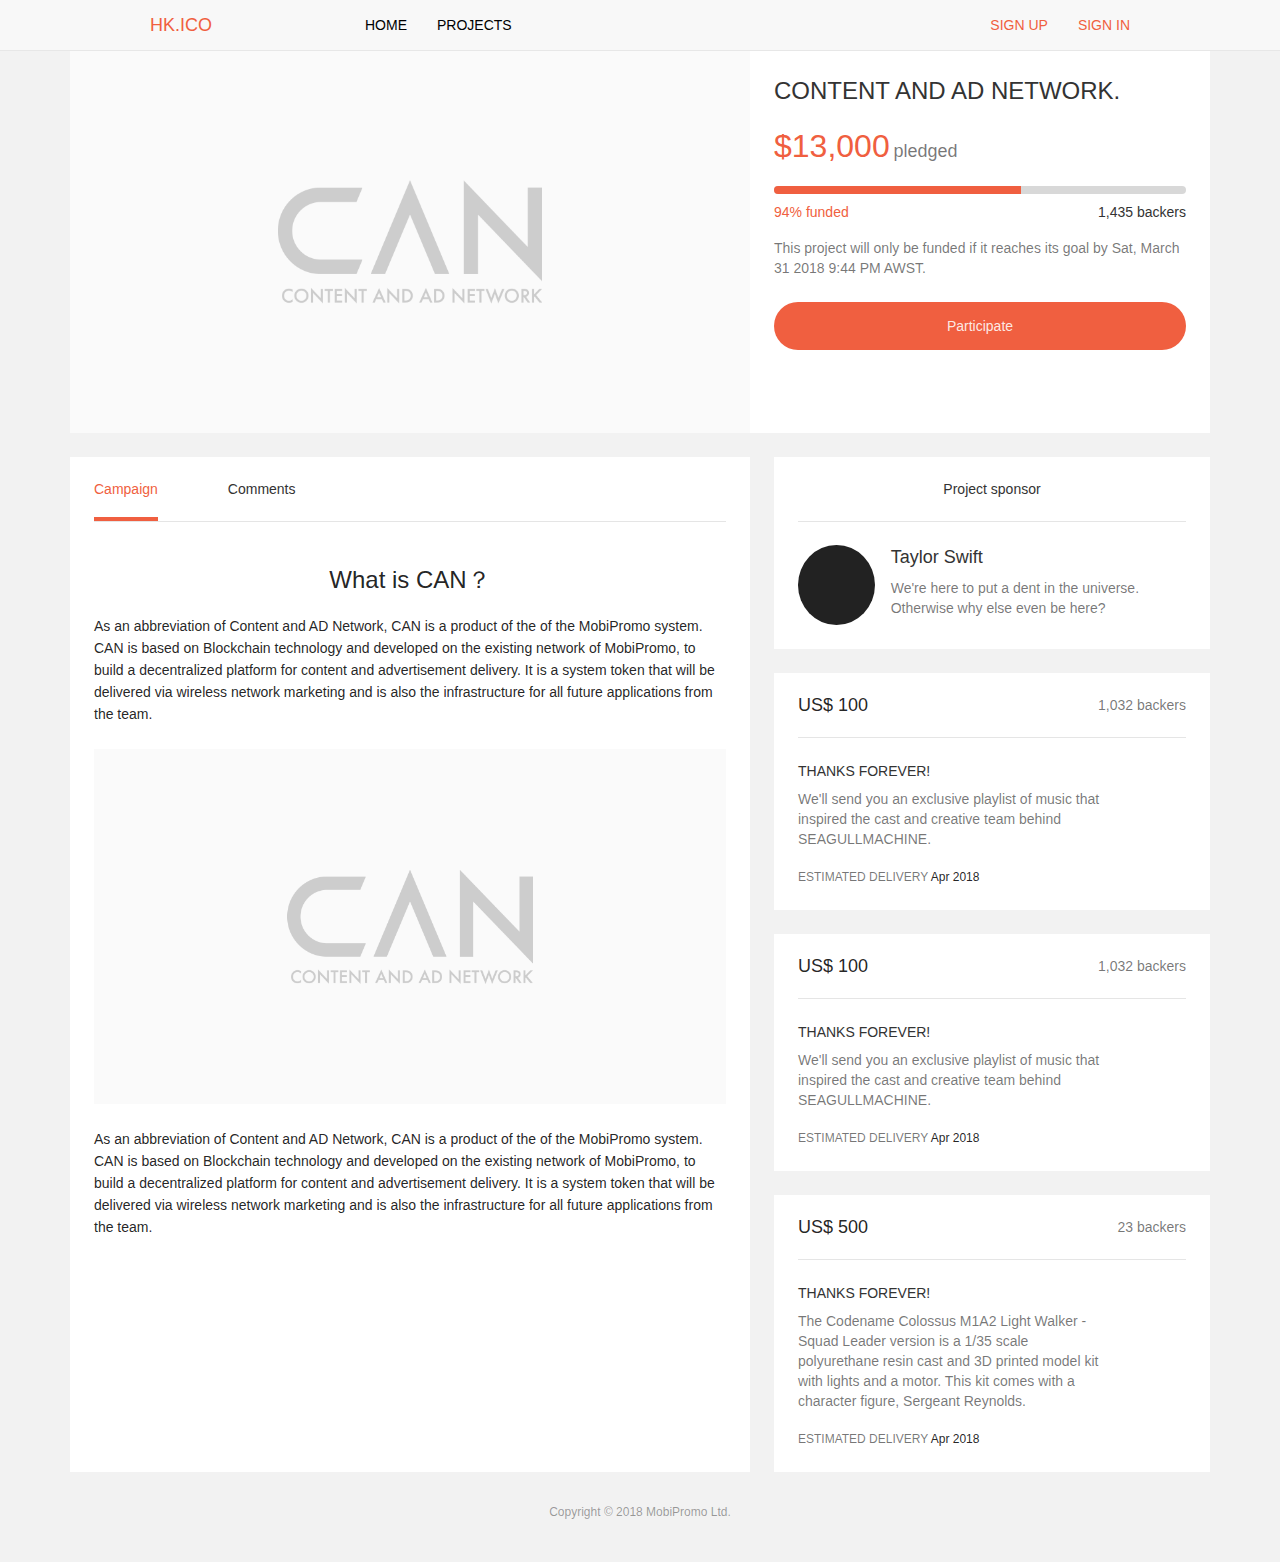
<file: views/icoListDetail.html>
<!DOCTYPE html>
<html lang="en">
<head>
    <meta charset="UTF-8">
    <meta name="viewport" content="width=device-width, initial-scale=1, maximum-scale=1, user-scalable=no">
    <title>Detail</title>
    <link rel="stylesheet" type="text/css" href="../assets/css/bootstrap.min.css">
    <link rel="stylesheet" type="text/css" href="../assets/css/common.css">
    <link rel="stylesheet" href="../assets/css/icoListDetail.css">
    <style>
        body {
            position: relative;
        }
        .footer {
            position: absolute;
            bottom: -90px;
        }
        .main-container {
            margin-bottom: 50px;
        }
    </style>
</head>
<body>
<Header></Header>
<div class="main-container">
    <div class="main-top-container flex">
        <div class="main-top-left-section">
            <img src="../assets/images/can_01.png" alt="">
        </div>
        <div class="main-top-right-section white-Bgcolor">
            <p class="fontSize24">
                CONTENT AND AD NETWORK.
            </p>
            <p style="margin-top: 16px;margin-bottom: 16px  ">
                <span class="theme-Fontcolor fontSize32">$13,000</span>
                <span class="color-Opcity54 fontSize18">pledged</span>
            </p>
            <div>
                <p class="loadbase-line">
                    <span class="theme-Bgcolor loadbase-line-inside "></span>
                </p>
                <div class="flex flex-pack-justify margin-top-8">
                    <p class="theme-Fontcolor">94% funded</p>
                    <p>1,435 backers</p>
                </div>
                <p  style="margin-top: 16px;margin-bottom: 24px" class="color-Opcity54 fontSize14">This project will only be funded if it reaches its goal by Sat, March 31 2018 9:44 PM AWST.</p>

                <button class="theme-Bgcolor readme-btn">Participate</button>
                <button class="theme-Bgcolor m-readme-btn"><a href="./partcipateM.html">Participate</a></button>
            </div>
        </div>
    </div>
    <div class="main-center-content-container margin-top-24 flex flex-pack-justify">
        <div class="main-center-left-section white-Bgcolor padding-24">
            <div class="header-title flex flex-align-center">
                <p class="theme-Fontcolor">Campaign</p>
                <p>Comments</p>
            </div>
            <div class="article-main-wrapper">
                <p class="article-main-words">What is CAN？</p>
                <p>As an abbreviation of Content and AD Network, CAN is a product of the of the MobiPromo system. CAN is based on Blockchain technology and developed on the existing network of MobiPromo, to build a decentralized platform for content and advertisement delivery. It is a system token that will be delivered via wireless network marketing and is also the infrastructure for all future applications from the team. </p>
                <img src="../assets/images/can_01.png" alt="">
                <p>As an abbreviation of Content and AD Network, CAN is a product of the of the MobiPromo system. CAN is based on Blockchain technology and developed on the existing network of MobiPromo, to build a decentralized platform for content and advertisement delivery. It is a system token that will be delivered via wireless network marketing and is also the infrastructure for all future applications from the team. </p>

            </div>
        </div>
        <div class="main-center-right-section">
            <ul>
                <li class="main-center-right-listItem padding-24">
                    <p class="common-title-item-style">Project sponsor</p>
                    <div class="lisItem-bottom-article flex common-article-item-style">
                        <p class="head-portrait"></p>
                        <div class="something-produce-content">
                            <p class="fontSize18">Taylor Swift</p>
                            <p class="color-Opcity54  margin-top-8">We're here to put a dent in the universe. Otherwise why else even be here?</p>
                            <button class="sendMessage-btn margin-top-16" style="display: none">SEND MESSAGE</button>
                        </div>
                    </div>
                </li>
                <li class="main-center-right-listItem padding-24  margin-top-24">
                    <div class="flex flex-pack-justify common-title-item-style">
                        <p class="color-Opcity87 fontSize18">US$ 100</p>
                        <p class="color-Opcity54">1,032 backers</p>
                    </div>
                    <div class="lisItem-bottom-article flex common-article-item-style">
                        <div class="something-produce-content">
                            <p>THANKS FOREVER!</p>
                            <p class="color-Opcity54 fontSize14 margin-top-8">
                                We'll send you an exclusive playlist of music that inspired the cast and creative team behind SEAGULLMACHINE.
                            </p>
                            <br/>
                            <p class="color-Opcity54 fontSize12">ESTIMATED DELIVERY <span class="color-Opcity87">Apr 2018 </span></p>
                        </div>
                    </div>
                </li>
                <li class="main-center-right-listItem padding-24  margin-top-24">
                    <div class="flex flex-pack-justify common-title-item-style">
                        <p class="color-Opcity87 fontSize18">US$ 100</p>
                        <p class="color-Opcity54">1,032 backers</p>
                    </div>
                    <div class="lisItem-bottom-article flex common-article-item-style">
                        <div class="something-produce-content">
                            <p>THANKS FOREVER!</p>
                            <p class="color-Opcity54 fontSize14 margin-top-8">
                                We'll send you an exclusive playlist of music that inspired the cast and creative team behind SEAGULLMACHINE.
                            </p>
                            <br/>
                            <p class="color-Opcity54 fontSize12">ESTIMATED DELIVERY <span class="color-Opcity87">Apr 2018 </span></p>
                        </div>
                    </div>
                </li>
                <li class="main-center-right-listItem padding-24  margin-top-24">
                    <div class="flex flex-pack-justify common-title-item-style">
                        <p class="color-Opcity87 fontSize18">US$ 500</p>
                        <p class="color-Opcity54">23 backers</p>
                    </div>
                    <div class="lisItem-bottom-article flex common-article-item-style">
                        <div class="something-produce-content">
                            <p>THANKS FOREVER!</p>
                            <p class="color-Opcity54 fontSize14 margin-top-8">
                                The Codename Colossus M1A2 Light Walker - Squad Leader version is a 1/35 scale polyurethane resin cast and 3D printed model kit with lights and a motor. This kit comes with a character figure, Sergeant Reynolds.
                            </p>
                            <br/>
                            <p class="color-Opcity54 fontSize12">ESTIMATED DELIVERY <span class="color-Opcity87">Apr 2018 </span></p>
                        </div>
                    </div>
                </li>
            </ul>
        </div>
    </div>
    <div class="m-main-center-content-container margin-top-24">
        <div class="header-title flex flex-align-center">
            <p class="theme-Fontcolor">Campaign</p>
            <p>Comments</p>
        </div>
        <div class="m-lisItem-wrapper">
            <div class="flex  white-Bgcolor" style="padding:24px;margin-top: 1px">
                <p class="head-portrait"></p>
                <div class="something-produce-content ">
                    <p class="fontSize18">Taylor Swift</p>
                    <p class="color-Opcity54  margin-top-8">We're here to put a dent in the universe. Otherwise why else even be here?</p>
                    <button class="m-sendMessage-btn margin-top-16" style="display: none"><a href="./messageListM.html">SEND MESSAGE</a></button>
                </div>
            </div>
            <div class="m-article-main-wrapper white-Bgcolor" style="margin-top: 1px">
                <p class="article-main-words">What is CAN？</p>
                <p>As an abbreviation of Content and AD Network, CAN is a product of the of the MobiPromo system. CAN is based on Blockchain technology and developed on the existing network of MobiPromo, to build a decentralized platform for content and advertisement delivery. It is a system token that will be delivered via wireless network marketing and is also the infrastructure for all future applications from the team.</p>
                <img src="../assets/images/can_01.png" alt="">
                <p>As an abbreviation of Content and AD Network, CAN is a product of the of the MobiPromo system. CAN is based on Blockchain technology and developed on the existing network of MobiPromo, to build a decentralized platform for content and advertisement delivery. It is a system token that will be delivered via wireless network marketing and is also the infrastructure for all future applications from the team.</p>
            </div>
    </div>
</div>
</div>
<div class="model-wrapper">
    <div class="model-confirm-dialog text-center">
        <i class="close-icon"><img src="../assets/images/Close.svg" alt=""></i>
        <h2 class="fontSize24 color-Opcity87">Precautions</h2>
        <p class="fontSize14 color-Opcity87 text-left">
            1. When selecting investment, choose the amount of investment according to your risk tolerance;<br/>
            <br/>
            2. After acknowledging that the deposit has been paid, there will be a three-day repentance period that exceeds the repentance period, and there are legitimate reasons for applying for a withdrawal;<br/>
            <br/>
            3. Always use the recommended wallet (imToken wallet) to invest the ETH invested in the crowdfunding website, pay attention to keep the corresponding transaction records, and use this as a proof; if you make money by yourself or follow the investment, you will bear the responsibility.<br/>
            <br/>
            4. The post-investment department of the crowdfunding website will assist the lead investee in urging the project funders to implement the financing commitments and the investment agreement agreement. In the event of a dispute, the parties will promptly organize and assist the investor in coordinating or litigating;
        </p>
        <button class=""><a href="./qrCodeScan.html">ACCEPT AND CONTINUE</a></button>
    </div>
</div>
<Footer class="footer">
    <h1>Copyright © 2018 MobiPromo Ltd.</h1>
</Footer>
<script type="text/javascript" src='../assets/js/jquery-3.2.1.min.js'></script>
<script type="text/javascript" src='../assets/js/bootstrap.min.js'></script>
<script type="text/javascript">
    $('Header').load('../commons/header.html .navbar')
    $('.readme-btn').click(function () {
        $('.model-wrapper').toggle()
    })
    $('.close-icon').click(function () {
        $('.model-wrapper').toggle()
    })
    // 点击model框关闭dialog
    // $('.model-wrapper').click(function (e) {
    //     if(e.target == $('.model-wrapper')[0]) {
    //         $('.model-wrapper').toggle()
    //     }
    // })
</script>
</body>
</html>
</file>
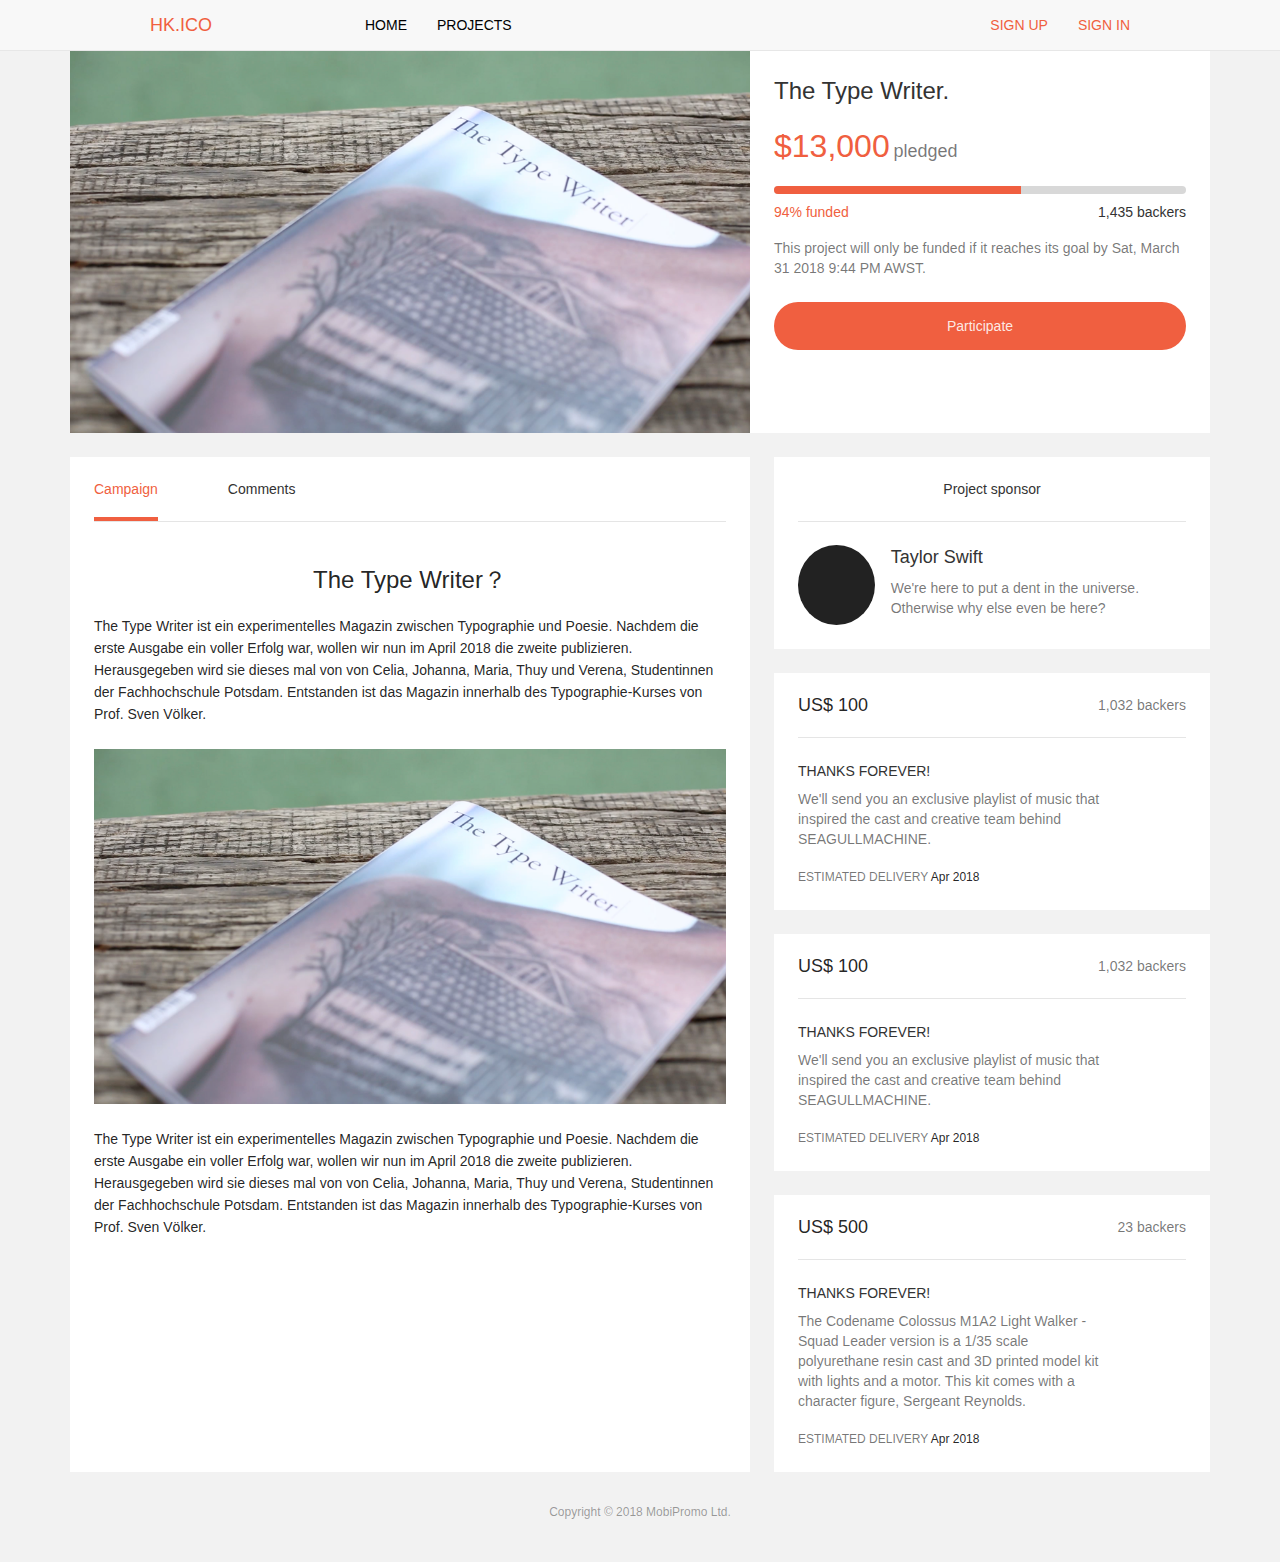
<file: views/icoListDetail2.html>
<!DOCTYPE html>
<html lang="en">
<head>
    <meta charset="UTF-8">
    <meta name="viewport" content="width=device-width, initial-scale=1, maximum-scale=1, user-scalable=no">
    <title>Detail</title>
    <link rel="stylesheet" type="text/css" href="../assets/css/bootstrap.min.css">
    <link rel="stylesheet" type="text/css" href="../assets/css/common.css">
    <link rel="stylesheet" href="../assets/css/icoListDetail.css">
    <style>
        body {
            position: relative;
        }
        .footer {
            position: absolute;
            bottom: -90px;
        }
        .main-container {
            margin-bottom: 50px;
        }
    </style>
</head>
<body>
<Header></Header>
<div class="main-container">
    <div class="main-top-container flex">
        <div class="main-top-left-section">
            <img src="../assets/images/writer.png" alt="">
        </div>
        <div class="main-top-right-section white-Bgcolor">
            <p class="fontSize24">
                The Type Writer.
            </p>
            <p style="margin-top: 16px;margin-bottom: 16px  ">
                <span class="theme-Fontcolor fontSize32">$13,000</span>
                <span class="color-Opcity54 fontSize18">pledged</span>
            </p>
            <div>
                <p class="loadbase-line">
                    <span class="theme-Bgcolor loadbase-line-inside "></span>
                </p>
                <div class="flex flex-pack-justify margin-top-8">
                    <p class="theme-Fontcolor">94% funded</p>
                    <p>1,435 backers</p>
                </div>
                <p  style="margin-top: 16px;margin-bottom: 24px" class="color-Opcity54 fontSize14">This project will only be funded if it reaches its goal by Sat, March 31 2018 9:44 PM AWST.</p>

                <button class="theme-Bgcolor readme-btn">Participate</button>
                <button class="theme-Bgcolor m-readme-btn"><a href="./partcipateM.html">Participate</a></button>

            </div>
        </div>
    </div>
    <div class="main-center-content-container margin-top-24 flex flex-pack-justify">
        <div class="main-center-left-section white-Bgcolor padding-24">
            <div class="header-title flex flex-align-center">
                <p class="theme-Fontcolor">Campaign</p>
                <p>Comments</p>
            </div>
            <div class="article-main-wrapper">
                <p class="article-main-words">The Type Writer？</p>
                <p>The Type Writer ist ein experimentelles Magazin zwischen Typographie und Poesie. Nachdem die erste Ausgabe ein voller Erfolg war, wollen wir nun im April 2018 die zweite publizieren. Herausgegeben wird sie dieses mal von von Celia, Johanna, Maria, Thuy und Verena, Studentinnen der Fachhochschule Potsdam. Entstanden ist das Magazin innerhalb des Typographie-Kurses von Prof. Sven Völker.</p>
                <img src="../assets/images/writer.png" alt="">
                <p>The Type Writer ist ein experimentelles Magazin zwischen Typographie und Poesie. Nachdem die erste Ausgabe ein voller Erfolg war, wollen wir nun im April 2018 die zweite publizieren. Herausgegeben wird sie dieses mal von von Celia, Johanna, Maria, Thuy und Verena, Studentinnen der Fachhochschule Potsdam. Entstanden ist das Magazin innerhalb des Typographie-Kurses von Prof. Sven Völker.</p>

            </div>
        </div>
        <div class="main-center-right-section">
            <ul>
                <li class="main-center-right-listItem padding-24">
                    <p class="common-title-item-style">Project sponsor</p>
                    <div class="lisItem-bottom-article flex common-article-item-style">
                        <p class="head-portrait"></p>
                        <div class="something-produce-content">
                            <p class="fontSize18">Taylor Swift</p>
                            <p class="color-Opcity54  margin-top-8">We're here to put a dent in the universe. Otherwise why else even be here?</p>
                            <button class="sendMessage-btn margin-top-16" style="display: none">SEND MESSAGE</button>
                        </div>
                    </div>
                </li>
                <li class="main-center-right-listItem padding-24  margin-top-24">
                    <div class="flex flex-pack-justify common-title-item-style">
                        <p class="color-Opcity87 fontSize18">US$ 100</p>
                        <p class="color-Opcity54">1,032 backers</p>
                    </div>
                    <div class="lisItem-bottom-article flex common-article-item-style">
                        <div class="something-produce-content">
                            <p>THANKS FOREVER!</p>
                            <p class="color-Opcity54 fontSize14 margin-top-8">
                                We'll send you an exclusive playlist of music that inspired the cast and creative team behind SEAGULLMACHINE.
                            </p>
                            <br/>
                            <p class="color-Opcity54 fontSize12">ESTIMATED DELIVERY <span class="color-Opcity87">Apr 2018 </span></p>
                        </div>
                    </div>
                </li>
                <li class="main-center-right-listItem padding-24  margin-top-24">
                    <div class="flex flex-pack-justify common-title-item-style">
                        <p class="color-Opcity87 fontSize18">US$ 100</p>
                        <p class="color-Opcity54">1,032 backers</p>
                    </div>
                    <div class="lisItem-bottom-article flex common-article-item-style">
                        <div class="something-produce-content">
                            <p>THANKS FOREVER!</p>
                            <p class="color-Opcity54 fontSize14 margin-top-8">
                                We'll send you an exclusive playlist of music that inspired the cast and creative team behind SEAGULLMACHINE.
                            </p>
                            <br/>
                            <p class="color-Opcity54 fontSize12">ESTIMATED DELIVERY <span class="color-Opcity87">Apr 2018 </span></p>
                        </div>
                    </div>
                </li>
                <li class="main-center-right-listItem padding-24  margin-top-24">
                    <div class="flex flex-pack-justify common-title-item-style">
                        <p class="color-Opcity87 fontSize18">US$ 500</p>
                        <p class="color-Opcity54">23 backers</p>
                    </div>
                    <div class="lisItem-bottom-article flex common-article-item-style">
                        <div class="something-produce-content">
                            <p>THANKS FOREVER!</p>
                            <p class="color-Opcity54 fontSize14 margin-top-8">
                                The Codename Colossus M1A2 Light Walker - Squad Leader version is a 1/35 scale polyurethane resin cast and 3D printed model kit with lights and a motor. This kit comes with a character figure, Sergeant Reynolds.
                            </p>
                            <br/>
                            <p class="color-Opcity54 fontSize12">ESTIMATED DELIVERY <span class="color-Opcity87">Apr 2018 </span></p>
                        </div>
                    </div>
                </li>
            </ul>
        </div>
    </div>
    <div class="m-main-center-content-container margin-top-24">
        <div class="header-title flex flex-align-center">
            <p class="theme-Fontcolor">Campaign</p>
            <p>Comments</p>
        </div>
        <div class="m-lisItem-wrapper">
            <div class="flex  white-Bgcolor" style="padding:24px;margin-top: 1px">
                <p class="head-portrait"></p>
                <div class="something-produce-content ">
                    <p class="fontSize18">Taylor Swift</p>
                    <p class="color-Opcity54  margin-top-8">We're here to put a dent in the universe. Otherwise why else even be here?</p>
                    <button class="m-sendMessage-btn margin-top-16" style="display: none"><a href="./messageListM.html">SEND MESSAGE</a></button>
                </div>
            </div>
            <div class="m-article-main-wrapper white-Bgcolor" style="margin-top: 1px">
                <p class="article-main-words">The Type Writer？</p>
                <p>The Type Writer ist ein experimentelles Magazin zwischen Typographie und Poesie. Nachdem die erste Ausgabe ein voller Erfolg war, wollen wir nun im April 2018 die zweite publizieren. Herausgegeben wird sie dieses mal von von Celia, Johanna, Maria, Thuy und Verena, Studentinnen der Fachhochschule Potsdam. Entstanden ist das Magazin innerhalb des Typographie-Kurses von Prof. Sven Völker.</p>
                <img src="../assets/images/writer.png" alt="">
                <p>The Type Writer ist ein experimentelles Magazin zwischen Typographie und Poesie. Nachdem die erste Ausgabe ein voller Erfolg war, wollen wir nun im April 2018 die zweite publizieren. Herausgegeben wird sie dieses mal von von Celia, Johanna, Maria, Thuy und Verena, Studentinnen der Fachhochschule Potsdam. Entstanden ist das Magazin innerhalb des Typographie-Kurses von Prof. Sven Völker.</p>
            </div>
    </div>
</div>
</div>
<div class="model-wrapper">
    <div class="model-confirm-dialog text-center">
        <i class="close-icon"><img src="../assets/images/Close.svg" alt=""></i>
        <h2 class="fontSize24 color-Opcity87">Precautions</h2>
        <p class="fontSize14 color-Opcity87 text-left">
            1. When selecting investment, choose the amount of investment according to your risk tolerance;<br/>
            <br/>
            2. After acknowledging that the deposit has been paid, there will be a three-day repentance period that exceeds the repentance period, and there are legitimate reasons for applying for a withdrawal;<br/>
            <br/>
            3. Always use the recommended wallet (imToken wallet) to invest the ETH invested in the crowdfunding website, pay attention to keep the corresponding transaction records, and use this as a proof; if you make money by yourself or follow the investment, you will bear the responsibility.<br/>
            <br/>
            4. The post-investment department of the crowdfunding website will assist the lead investee in urging the project funders to implement the financing commitments and the investment agreement agreement. In the event of a dispute, the parties will promptly organize and assist the investor in coordinating or litigating;
        </p>
        <button class=""><a href="./qrCodeScan.html">ACCEPT AND CONTINUE</a></button>
    </div>
</div>
<Footer class="footer">
    <h1>Copyright © 2018 MobiPromo Ltd.</h1>
</Footer>
<script type="text/javascript" src='../assets/js/jquery-3.2.1.min.js'></script>
<script type="text/javascript" src='../assets/js/bootstrap.min.js'></script>
<script type="text/javascript">
    $('Header').load('../commons/header.html .navbar')
    $('.readme-btn').click(function () {
        $('.model-wrapper').toggle()
    })
    $('.close-icon').click(function () {
        $('.model-wrapper').toggle()
    })
</script>
</body>
</html>
</file>
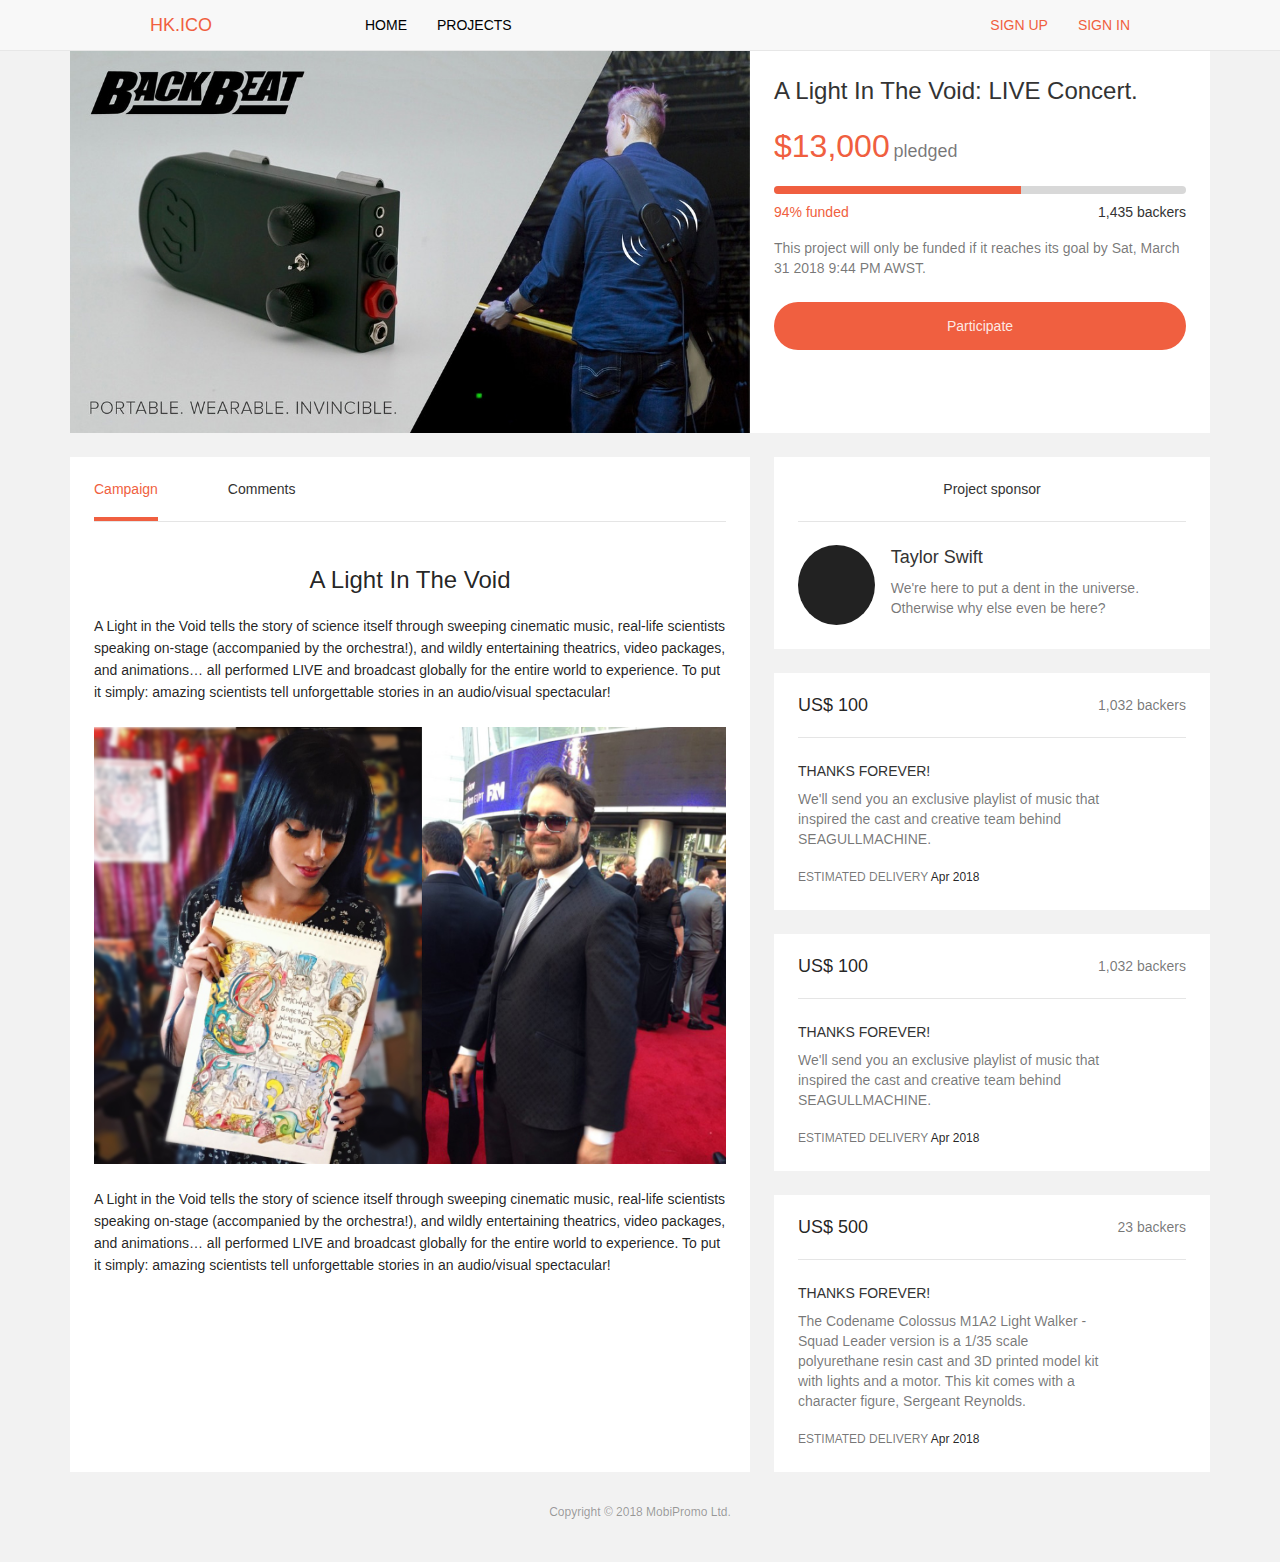
<file: views/icoListDetail3.html>
<!DOCTYPE html>
<html lang="en">
<head>
    <meta charset="UTF-8">
    <meta name="viewport" content="width=device-width, initial-scale=1, maximum-scale=1, user-scalable=no">
    <title>Detail</title>
    <link rel="stylesheet" type="text/css" href="../assets/css/bootstrap.min.css">
    <link rel="stylesheet" type="text/css" href="../assets/css/common.css">
    <link rel="stylesheet" href="../assets/css/icoListDetail.css">
    <style>
        body {
            position: relative;
        }
        .footer {
            position: absolute;
            bottom: -90px;
        }
        .main-container {
            margin-bottom: 50px;
        }
    </style>
</head>
<body>
<Header></Header>
<div class="main-container">
    <div class="main-top-container flex">
        <div class="main-top-left-section">
            <img src="../assets/images/Tony_02.jpg" alt="">
        </div>
        <div class="main-top-right-section white-Bgcolor">
            <p class="fontSize24">
                A Light In The Void: LIVE Concert.
            </p>
            <p style="margin-top: 16px;margin-bottom: 16px  ">
                <span class="theme-Fontcolor fontSize32">$13,000</span>
                <span class="color-Opcity54 fontSize18">pledged</span>
            </p>
            <div>
                <p class="loadbase-line">
                    <span class="theme-Bgcolor loadbase-line-inside "></span>
                </p>
                <div class="flex flex-pack-justify margin-top-8">
                    <p class="theme-Fontcolor">94% funded</p>
                    <p>1,435 backers</p>
                </div>
                <p  style="margin-top: 16px;margin-bottom: 24px" class="color-Opcity54 fontSize14">This project will only be funded if it reaches its goal by Sat, March 31 2018 9:44 PM AWST.</p>

                <button class="theme-Bgcolor readme-btn">Participate</button>
                <button class="theme-Bgcolor m-readme-btn"><a href="./partcipateM.html">Participate</a></button>

            </div>
        </div>
    </div>
    <div class="main-center-content-container margin-top-24 flex flex-pack-justify">
        <div class="main-center-left-section white-Bgcolor padding-24">
            <div class="header-title flex flex-align-center">
                <p class="theme-Fontcolor">Campaign</p>
                <p>Comments</p>
            </div>
            <div class="article-main-wrapper">
                <p class="article-main-words">A Light In The Void</p>
                <p>A Light in the Void tells the story of science itself through sweeping cinematic music, real-life scientists speaking on-stage (accompanied by the orchestra!), and wildly entertaining theatrics, video packages, and animations… all performed LIVE and broadcast globally for the entire world to experience. To put it simply: amazing scientists tell unforgettable stories in an audio/visual spectacular!</p>
                <img src="../assets/images/Tony_and_mia.jpg" alt="">
                <p>A Light in the Void tells the story of science itself through sweeping cinematic music, real-life scientists speaking on-stage (accompanied by the orchestra!), and wildly entertaining theatrics, video packages, and animations… all performed LIVE and broadcast globally for the entire world to experience. To put it simply: amazing scientists tell unforgettable stories in an audio/visual spectacular!</p>


            </div>
        </div>
        <div class="main-center-right-section">
            <ul>
                <li class="main-center-right-listItem padding-24">
                    <p class="common-title-item-style">Project sponsor</p>
                    <div class="lisItem-bottom-article flex common-article-item-style">
                        <p class="head-portrait"></p>
                        <div class="something-produce-content">
                            <p class="fontSize18">Taylor Swift</p>
                            <p class="color-Opcity54  margin-top-8">We're here to put a dent in the universe. Otherwise why else even be here?</p>
                            <button class="sendMessage-btn margin-top-16" style="display: none">SEND MESSAGE</button>
                        </div>
                    </div>
                </li>
                <li class="main-center-right-listItem padding-24  margin-top-24">
                    <div class="flex flex-pack-justify common-title-item-style">
                        <p class="color-Opcity87 fontSize18">US$ 100</p>
                        <p class="color-Opcity54">1,032 backers</p>
                    </div>
                    <div class="lisItem-bottom-article flex common-article-item-style">
                        <div class="something-produce-content">
                            <p>THANKS FOREVER!</p>
                            <p class="color-Opcity54 fontSize14 margin-top-8">
                                We'll send you an exclusive playlist of music that inspired the cast and creative team behind SEAGULLMACHINE.
                            </p>
                            <br/>
                            <p class="color-Opcity54 fontSize12">ESTIMATED DELIVERY <span class="color-Opcity87">Apr 2018 </span></p>
                        </div>
                    </div>
                </li>
                <li class="main-center-right-listItem padding-24  margin-top-24">
                    <div class="flex flex-pack-justify common-title-item-style">
                        <p class="color-Opcity87 fontSize18">US$ 100</p>
                        <p class="color-Opcity54">1,032 backers</p>
                    </div>
                    <div class="lisItem-bottom-article flex common-article-item-style">
                        <div class="something-produce-content">
                            <p>THANKS FOREVER!</p>
                            <p class="color-Opcity54 fontSize14 margin-top-8">
                                We'll send you an exclusive playlist of music that inspired the cast and creative team behind SEAGULLMACHINE.
                            </p>
                            <br/>
                            <p class="color-Opcity54 fontSize12">ESTIMATED DELIVERY <span class="color-Opcity87">Apr 2018 </span></p>
                        </div>
                    </div>
                </li>
                <li class="main-center-right-listItem padding-24  margin-top-24">
                    <div class="flex flex-pack-justify common-title-item-style">
                        <p class="color-Opcity87 fontSize18">US$ 500</p>
                        <p class="color-Opcity54">23 backers</p>
                    </div>
                    <div class="lisItem-bottom-article flex common-article-item-style">
                        <div class="something-produce-content">
                            <p>THANKS FOREVER!</p>
                            <p class="color-Opcity54 fontSize14 margin-top-8">
                                The Codename Colossus M1A2 Light Walker - Squad Leader version is a 1/35 scale polyurethane resin cast and 3D printed model kit with lights and a motor. This kit comes with a character figure, Sergeant Reynolds.
                            </p>
                            <br/>
                            <p class="color-Opcity54 fontSize12">ESTIMATED DELIVERY <span class="color-Opcity87">Apr 2018 </span></p>
                        </div>
                    </div>
                </li>
            </ul>
        </div>
    </div>
    <div class="m-main-center-content-container margin-top-24">
        <div class="header-title flex flex-align-center">
            <p class="theme-Fontcolor">Campaign</p>
            <p>Comments</p>
        </div>
        <div class="m-lisItem-wrapper">
            <div class="flex  white-Bgcolor" style="padding:24px;margin-top: 1px">
                <p class="head-portrait"></p>
                <div class="something-produce-content ">
                    <p class="fontSize18">Taylor Swift</p>
                    <p class="color-Opcity54  margin-top-8">We're here to put a dent in the universe. Otherwise why else even be here?</p>
                    <button class="m-sendMessage-btn margin-top-16" style="display: none"><a href="./messageListM.html">SEND MESSAGE</a></button>
                </div>
            </div>
            <div class="m-article-main-wrapper white-Bgcolor" style="margin-top: 1px">
                <p class="article-main-words">A Light In The Void</p>
                <p>A Light in the Void tells the story of science itself through sweeping cinematic music, real-life scientists speaking on-stage (accompanied by the orchestra!), and wildly entertaining theatrics, video packages, and animations… all performed LIVE and broadcast globally for the entire world to experience. To put it simply: amazing scientists tell unforgettable stories in an audio/visual spectacular!</p>
                <img src="../assets/images/Tony_and_mia.jpg" alt="">
                <p>A Light in the Void tells the story of science itself through sweeping cinematic music, real-life scientists speaking on-stage (accompanied by the orchestra!), and wildly entertaining theatrics, video packages, and animations… all performed LIVE and broadcast globally for the entire world to experience. To put it simply: amazing scientists tell unforgettable stories in an audio/visual spectacular!</p>
            </div>
    </div>
</div>
</div>
<div class="model-wrapper">
    <div class="model-confirm-dialog text-center">
        <i class="close-icon"><img src="../assets/images/Close.svg" alt=""></i>
        <h2 class="fontSize24 color-Opcity87">Precautions</h2>
        <p class="fontSize14 color-Opcity87 text-left">
            1. When selecting investment, choose the amount of investment according to your risk tolerance;<br/>
            <br/>
            2. After acknowledging that the deposit has been paid, there will be a three-day repentance period that exceeds the repentance period, and there are legitimate reasons for applying for a withdrawal;<br/>
            <br/>
            3. Always use the recommended wallet (imToken wallet) to invest the ETH invested in the crowdfunding website, pay attention to keep the corresponding transaction records, and use this as a proof; if you make money by yourself or follow the investment, you will bear the responsibility.<br/>
            <br/>
            4. The post-investment department of the crowdfunding website will assist the lead investee in urging the project funders to implement the financing commitments and the investment agreement agreement. In the event of a dispute, the parties will promptly organize and assist the investor in coordinating or litigating;
        </p>
        <button class=""><a href="./qrCodeScan.html">ACCEPT AND CONTINUE</a></button>
    </div>
</div>

<Footer class="footer">
    <h1>Copyright © 2018 MobiPromo Ltd.</h1>
</Footer>
<script type="text/javascript" src='../assets/js/jquery-3.2.1.min.js'></script>
<script type="text/javascript" src='../assets/js/bootstrap.min.js'></script>
<script type="text/javascript">
    $('Header').load('../commons/header.html .navbar')
    $('.readme-btn').click(function () {
        $('.model-wrapper').toggle()
    })
    $('.close-icon').click(function () {
        $('.model-wrapper').toggle()
    })
</script>
</body>
</html>
</file>
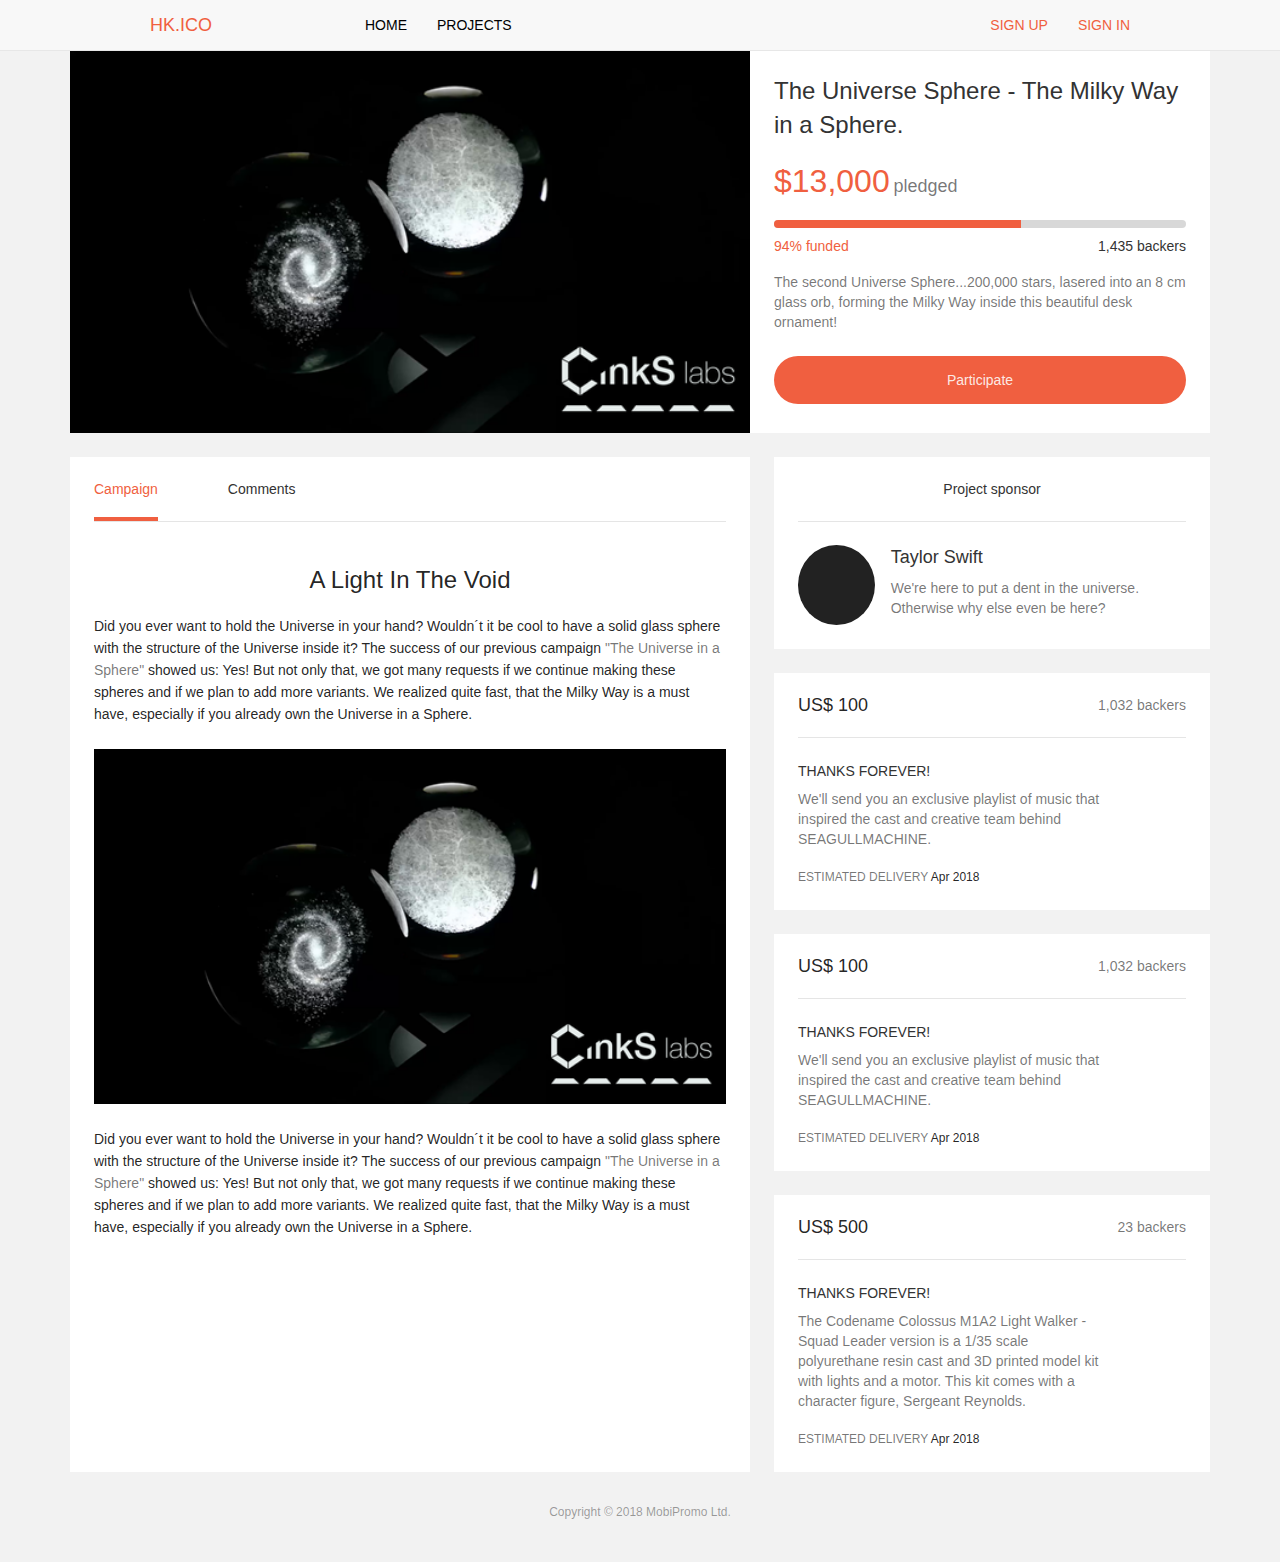
<file: views/icoListDetail4.html>
<!DOCTYPE html>
<html lang="en">
<head>
    <meta charset="UTF-8">
    <meta name="viewport" content="width=device-width, initial-scale=1, maximum-scale=1, user-scalable=no">
    <title>Detail</title>
    <link rel="stylesheet" type="text/css" href="../assets/css/bootstrap.min.css">
    <link rel="stylesheet" type="text/css" href="../assets/css/common.css">
    <link rel="stylesheet" href="../assets/css/icoListDetail.css">
    <style>
        body {
            position: relative;
        }
        .footer {
            position: absolute;
            bottom: -90px;
        }
        .main-container {
            margin-bottom: 50px;
        }
    </style>
</head>
<body>
<Header></Header>
<div class="main-container">
    <div class="main-top-container flex">
        <div class="main-top-left-section">
            <img src="../assets/images/sphere.png" alt="">
        </div>
        <div class="main-top-right-section white-Bgcolor">
            <p class="fontSize24">
                The Universe Sphere - The Milky Way in a Sphere.
            </p>
            <p style="margin-top: 16px;margin-bottom: 16px  ">
                <span class="theme-Fontcolor fontSize32">$13,000</span>
                <span class="color-Opcity54 fontSize18">pledged</span>
            </p>
            <div>
                <p class="loadbase-line">
                    <span class="theme-Bgcolor loadbase-line-inside "></span>
                </p>
                <div class="flex flex-pack-justify margin-top-8">
                    <p class="theme-Fontcolor">94% funded</p>
                    <p>1,435 backers</p>
                </div>
                <p  style="margin-top: 16px;margin-bottom: 24px" class="color-Opcity54 fontSize14">The second Universe Sphere...200,000 stars, lasered into an 8 cm glass orb, forming the Milky Way inside this beautiful desk ornament!</p>

                <button class="theme-Bgcolor readme-btn">Participate</button>
                <button class="theme-Bgcolor m-readme-btn"><a href="./partcipateM.html">Participate</a></button>

            </div>
        </div>
    </div>
    <div class="main-center-content-container margin-top-24 flex flex-pack-justify">
        <div class="main-center-left-section white-Bgcolor padding-24">
            <div class="header-title flex flex-align-center">
                <p class="theme-Fontcolor">Campaign</p>
                <p>Comments</p>
            </div>
            <div class="article-main-wrapper">
                <p class="article-main-words">A Light In The Void</p>
                <p>Did you ever want to hold the Universe in your hand? Wouldn´t it be cool to have a solid glass sphere with the structure of the Universe inside it? The success of our previous campaign&nbsp;<a href="https://www.kickstarter.com/projects/1898673740/the-universe-in-a-sphere-relaunch" target="_blank" rel="noopener">"The Universe in a Sphere"</a> showed us: Yes! But not only that, we got many requests if we continue making these spheres and if we plan to add more variants. We realized quite fast, that the Milky Way is a must have, especially if you already own the Universe in a Sphere.&nbsp;</p>
                <img src="../assets/images/sphere.png" alt="">
                <p>Did you ever want to hold the Universe in your hand? Wouldn´t it be cool to have a solid glass sphere with the structure of the Universe inside it? The success of our previous campaign&nbsp;<a href="https://www.kickstarter.com/projects/1898673740/the-universe-in-a-sphere-relaunch" target="_blank" rel="noopener">"The Universe in a Sphere"</a> showed us: Yes! But not only that, we got many requests if we continue making these spheres and if we plan to add more variants. We realized quite fast, that the Milky Way is a must have, especially if you already own the Universe in a Sphere.&nbsp;</p>


            </div>
        </div>
        <div class="main-center-right-section">
            <ul>
                <li class="main-center-right-listItem padding-24">
                    <p class="common-title-item-style">Project sponsor</p>
                    <div class="lisItem-bottom-article flex common-article-item-style">
                        <p class="head-portrait"></p>
                        <div class="something-produce-content">
                            <p class="fontSize18">Taylor Swift</p>
                            <p class="color-Opcity54  margin-top-8">We're here to put a dent in the universe. Otherwise why else even be here?</p>
                            <button class="sendMessage-btn margin-top-16" style="display: none">SEND MESSAGE</button>
                        </div>
                    </div>
                </li>
                <li class="main-center-right-listItem padding-24  margin-top-24">
                    <div class="flex flex-pack-justify common-title-item-style">
                        <p class="color-Opcity87 fontSize18">US$ 100</p>
                        <p class="color-Opcity54">1,032 backers</p>
                    </div>
                    <div class="lisItem-bottom-article flex common-article-item-style">
                        <div class="something-produce-content">
                            <p>THANKS FOREVER!</p>
                            <p class="color-Opcity54 fontSize14 margin-top-8">
                                We'll send you an exclusive playlist of music that inspired the cast and creative team behind SEAGULLMACHINE.
                            </p>
                            <br/>
                            <p class="color-Opcity54 fontSize12">ESTIMATED DELIVERY <span class="color-Opcity87">Apr 2018 </span></p>
                        </div>
                    </div>
                </li>
                <li class="main-center-right-listItem padding-24  margin-top-24">
                    <div class="flex flex-pack-justify common-title-item-style">
                        <p class="color-Opcity87 fontSize18">US$ 100</p>
                        <p class="color-Opcity54">1,032 backers</p>
                    </div>
                    <div class="lisItem-bottom-article flex common-article-item-style">
                        <div class="something-produce-content">
                            <p>THANKS FOREVER!</p>
                            <p class="color-Opcity54 fontSize14 margin-top-8">
                                We'll send you an exclusive playlist of music that inspired the cast and creative team behind SEAGULLMACHINE.
                            </p>
                            <br/>
                            <p class="color-Opcity54 fontSize12">ESTIMATED DELIVERY <span class="color-Opcity87">Apr 2018 </span></p>
                        </div>
                    </div>
                </li>
                <li class="main-center-right-listItem padding-24  margin-top-24">
                    <div class="flex flex-pack-justify common-title-item-style">
                        <p class="color-Opcity87 fontSize18">US$ 500</p>
                        <p class="color-Opcity54">23 backers</p>
                    </div>
                    <div class="lisItem-bottom-article flex common-article-item-style">
                        <div class="something-produce-content">
                            <p>THANKS FOREVER!</p>
                            <p class="color-Opcity54 fontSize14 margin-top-8">
                                The Codename Colossus M1A2 Light Walker - Squad Leader version is a 1/35 scale polyurethane resin cast and 3D printed model kit with lights and a motor. This kit comes with a character figure, Sergeant Reynolds.
                            </p>
                            <br/>
                            <p class="color-Opcity54 fontSize12">ESTIMATED DELIVERY <span class="color-Opcity87">Apr 2018 </span></p>
                        </div>
                    </div>
                </li>
            </ul>
        </div>
    </div>
    <div class="m-main-center-content-container margin-top-24">
        <div class="header-title flex flex-align-center">
            <p class="theme-Fontcolor">Campaign</p>
            <p>Comments</p>
        </div>
        <div class="m-lisItem-wrapper">
            <div class="flex  white-Bgcolor" style="padding:24px;margin-top: 1px">
                <p class="head-portrait"></p>
                <div class="something-produce-content ">
                    <p class="fontSize18">Taylor Swift</p>
                    <p class="color-Opcity54  margin-top-8">We're here to put a dent in the universe. Otherwise why else even be here?</p>
                    <button class="m-sendMessage-btn margin-top-16" style="display: none"><a href="./messageListM.html">SEND MESSAGE</a></button>
                </div>
            </div>
            <div class="m-article-main-wrapper white-Bgcolor" style="margin-top: 1px">
                <p class="article-main-words">A Light In The Void</p>
                <p>Did you ever want to hold the Universe in your hand? Wouldn´t it be cool to have a solid glass sphere with the structure of the Universe inside it? The success of our previous campaign&nbsp;<a href="https://www.kickstarter.com/projects/1898673740/the-universe-in-a-sphere-relaunch" target="_blank" rel="noopener">"The Universe in a Sphere"</a> showed us: Yes! But not only that, we got many requests if we continue making these spheres and if we plan to add more variants. We realized quite fast, that the Milky Way is a must have, especially if you already own the Universe in a Sphere.&nbsp;</p>
                <img src="../assets/images/sphere.png" alt="">
                <p>Did you ever want to hold the Universe in your hand? Wouldn´t it be cool to have a solid glass sphere with the structure of the Universe inside it? The success of our previous campaign&nbsp;<a href="https://www.kickstarter.com/projects/1898673740/the-universe-in-a-sphere-relaunch" target="_blank" rel="noopener">"The Universe in a Sphere"</a> showed us: Yes! But not only that, we got many requests if we continue making these spheres and if we plan to add more variants. We realized quite fast, that the Milky Way is a must have, especially if you already own the Universe in a Sphere.&nbsp;</p>
            </div>
    </div>
</div>
</div>
<div class="model-wrapper">
    <div class="model-confirm-dialog text-center">
        <i class="close-icon"><img src="../assets/images/Close.svg" alt=""></i>
        <h2 class="fontSize24 color-Opcity87">Precautions</h2>
        <p class="fontSize14 color-Opcity87 text-left">
            1. When selecting investment, choose the amount of investment according to your risk tolerance;<br/>
            <br/>
            2. After acknowledging that the deposit has been paid, there will be a three-day repentance period that exceeds the repentance period, and there are legitimate reasons for applying for a withdrawal;<br/>
            <br/>
            3. Always use the recommended wallet (imToken wallet) to invest the ETH invested in the crowdfunding website, pay attention to keep the corresponding transaction records, and use this as a proof; if you make money by yourself or follow the investment, you will bear the responsibility.<br/>
            <br/>
            4. The post-investment department of the crowdfunding website will assist the lead investee in urging the project funders to implement the financing commitments and the investment agreement agreement. In the event of a dispute, the parties will promptly organize and assist the investor in coordinating or litigating;
        </p>
        <button class=""><a href="./qrCodeScan.html">ACCEPT AND CONTINUE</a></button>
    </div>
</div>

<Footer class="footer">
    <h1>Copyright © 2018 MobiPromo Ltd.</h1>
</Footer>
<script type="text/javascript" src='../assets/js/jquery-3.2.1.min.js'></script>
<script type="text/javascript" src='../assets/js/bootstrap.min.js'></script>
<script type="text/javascript">
    $('Header').load('../commons/header.html .navbar')
    $('.readme-btn').click(function () {
        $('.model-wrapper').toggle()
    })
    $('.close-icon').click(function () {
        $('.model-wrapper').toggle()
    })
</script>
</body>
</html>
</file>
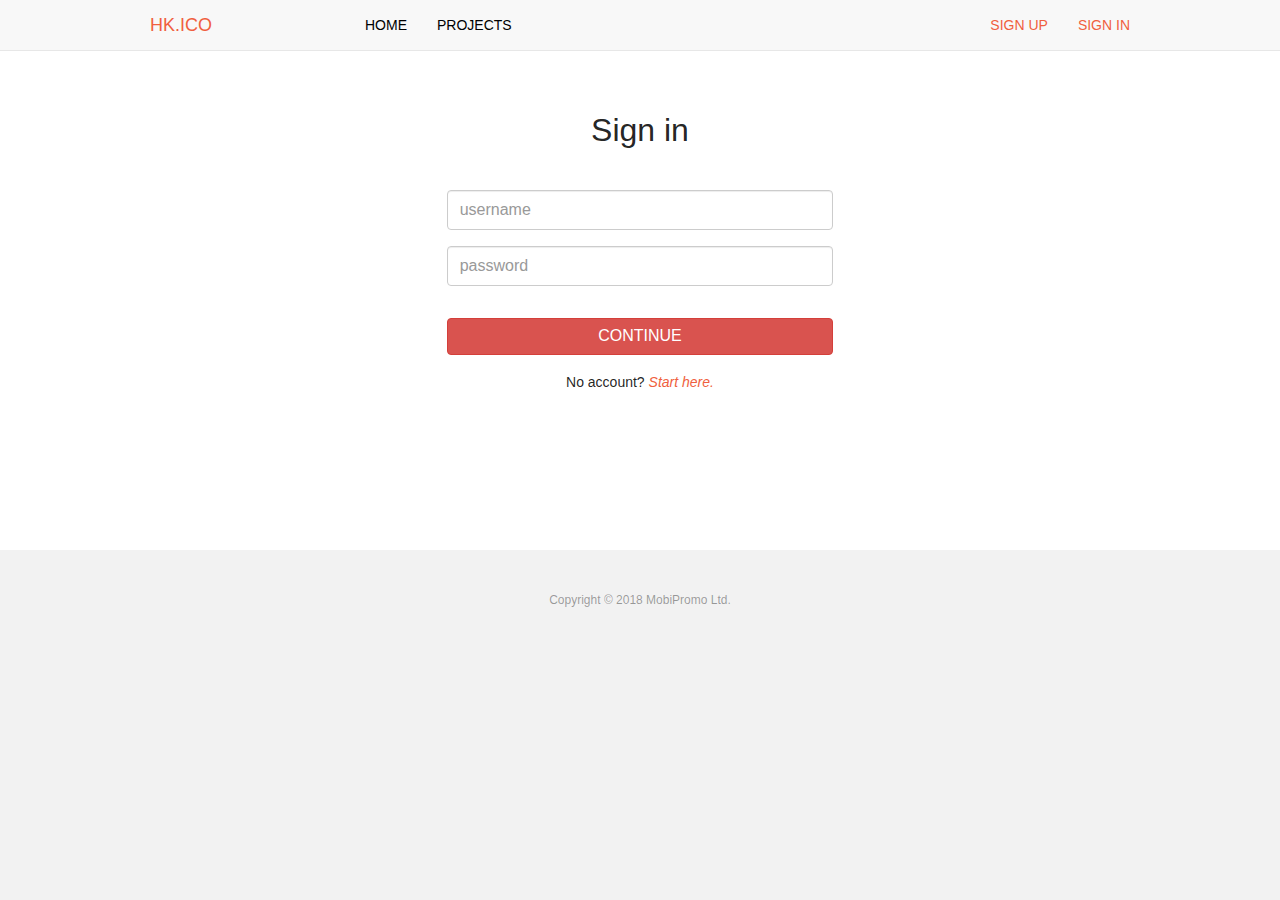
<file: views/login.html>
<!DOCTYPE html>
<html lang="en">
<head>
	<meta charset="UTF-8">
	<meta name="viewport" content="width=device-width, initial-scale=1.0, maximum-scale=1.0, user-scalable=0"> 
	<title>Login</title>
	<link rel="stylesheet" type="text/css" href="../assets/css/bootstrap.min.css">
	<link rel="stylesheet" type="text/css" href="../assets/css/common.css">
	<style type="text/css">
		.container {
			margin: 0;
			background: #FFF;
			width: 100%;
		}
		.main {
			height: 500px;
			margin-top: 50px;
		}
		.item {
			overflow: hidden;
			margin-bottom: 16px;
		}
		.main h1 {
			margin-top: 60px;
			margin-bottom: 40px;
			font-size: 32px;
			color: rgba(0,0,0,0.87);
			line-height: 40px;
		}
		.item input {
			height: 40px;
			font-size: 16px;
			color: rgba(0,0,0,0.87);
			line-height: 40px;
		}
		.btn {
			width: 100%;
			margin-top: 16px;
			font-size: 16px;
		}
		.main p {
			font-size: 14px;
			color: rgba(0,0,0,0.87);
			text-align: center;
			line-height: 22px;
			margin-top: 16px;
		}
		.main p i {
			color: #F05F40;
			cursor: pointer;
		}
	</style>
</head>
<body>
<Header></Header>
<div class="container">
	<div class="main col-md-4 col-md-offset-4">
		<h1 class="text-center">Sign in</h1>
		<div class="item">
		  <input type="text" name="username" class="form-control" placeholder="username">
		</div>
		<div class="item">
		  <input type="text" name="password" class="form-control" placeholder="password">
		</div>
		<button type="button" class="btn btn-danger">CONTINUE</button>
		<p class="text-center">No account? <i>Start here.</i></p>
	</div>
</div>
<Footer class="footer">
	<h1>Copyright © 2018 MobiPromo Ltd.</h1>
</Footer>
<script type="text/javascript" src='../assets/js/jquery-3.2.1.min.js'></script>
<script type="text/javascript" src='../assets/js/bootstrap.min.js'></script>
<script type="text/javascript">
	$('Header').load('../commons/header.html .navbar')
</script>
</body>
</html>
</file>
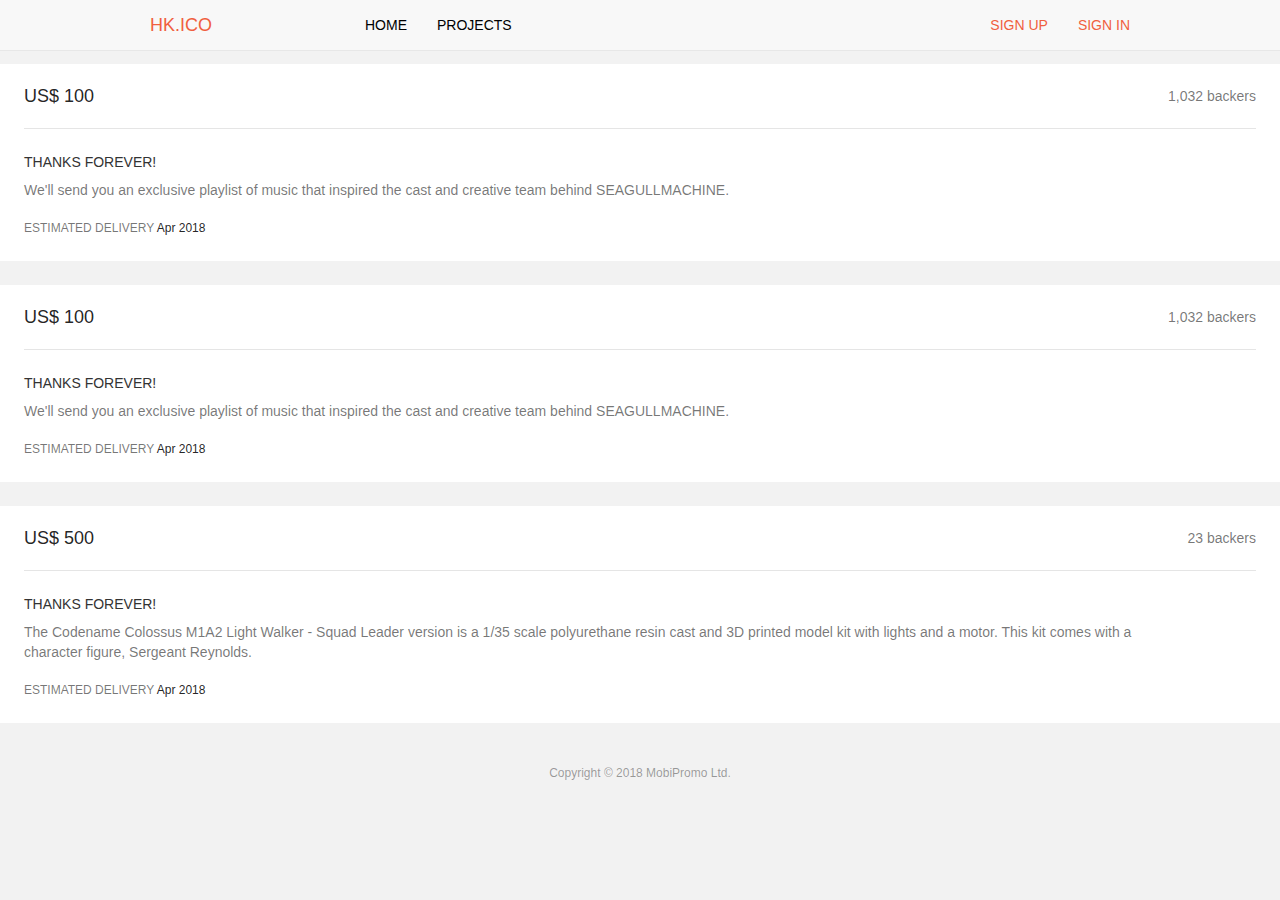
<file: views/messageListM.html>
<!DOCTYPE html>
<html lang="en">
<head>
    <meta charset="UTF-8">
    <meta name="viewport" content="width=device-width, initial-scale=1, maximum-scale=1, user-scalable=no">
    <title>Ico</title>
    <link rel="stylesheet" type="text/css" href="../assets/css/bootstrap.min.css">
    <link rel="stylesheet" type="text/css" href="../assets/css/common.css">
    <link rel="stylesheet" href="../assets/css/icoListDetail.css">
    <style>
        .select-header {
            font-size: 17px;
            color: #111111;
            line-height: 26px;
            height: 64px;
            line-height: 64px;
            padding: 0 24px;
            font-weight: bold;
        }
    </style>
</head>
<body>
<Header></Header>
<div class="m-main-container">
    <div class="main-center-right-section" style="width: 100%">
        <p class="select-header">
            Select a reward
        </p>
        <ul>
            <li class="main-center-right-listItem padding-24">
                <div class="flex flex-pack-justify common-title-item-style">
                    <p class="color-Opcity87 fontSize18">US$ 100</p>
                    <p class="color-Opcity54">1,032 backers</p>
                </div>
                <div class="lisItem-bottom-article flex common-article-item-style">
                    <div class="something-produce-content">
                        <p>THANKS FOREVER!</p>
                        <p class="color-Opcity54 fontSize14 margin-top-8">
                            We'll send you an exclusive playlist of music that inspired the cast and creative team behind SEAGULLMACHINE.
                        </p>
                        <br/>
                        <p class="color-Opcity54 fontSize12">ESTIMATED DELIVERY <span class="color-Opcity87">Apr 2018 </span></p>
                    </div>
                </div>
            </li>
            <li class="main-center-right-listItem padding-24  margin-top-24">
                <div class="flex flex-pack-justify common-title-item-style">
                    <p class="color-Opcity87 fontSize18">US$ 100</p>
                    <p class="color-Opcity54">1,032 backers</p>
                </div>
                <div class="lisItem-bottom-article flex common-article-item-style">
                    <div class="something-produce-content">
                        <p>THANKS FOREVER!</p>
                        <p class="color-Opcity54 fontSize14 margin-top-8">
                            We'll send you an exclusive playlist of music that inspired the cast and creative team behind SEAGULLMACHINE.
                        </p>
                        <br/>
                        <p class="color-Opcity54 fontSize12">ESTIMATED DELIVERY <span class="color-Opcity87">Apr 2018 </span></p>
                    </div>
                </div>
            </li>
            <li class="main-center-right-listItem padding-24  margin-top-24">
                <div class="flex flex-pack-justify common-title-item-style">
                    <p class="color-Opcity87 fontSize18">US$ 500</p>
                    <p class="color-Opcity54">23 backers</p>
                </div>
                <div class="lisItem-bottom-article flex common-article-item-style">
                    <div class="something-produce-content">
                        <p>THANKS FOREVER!</p>
                        <p class="color-Opcity54 fontSize14 margin-top-8">
                            The Codename Colossus M1A2 Light Walker - Squad Leader version is a 1/35 scale polyurethane resin cast and 3D printed model kit with lights and a motor. This kit comes with a character figure, Sergeant Reynolds.
                        </p>
                        <br/>
                        <p class="color-Opcity54 fontSize12">ESTIMATED DELIVERY <span class="color-Opcity87">Apr 2018 </span></p>
                    </div>
                </div>
            </li>
        </ul>
    </div>
</div>
<Footer class="footer">
    <h1>Copyright © 2018 MobiPromo Ltd.</h1>
</Footer>
<script type="text/javascript" src='../assets/js/jquery-3.2.1.min.js'></script>
<script type="text/javascript" src='../assets/js/bootstrap.min.js'></script>
<script type="text/javascript">
    $('Header').load('../commons/header.html .navbar')
</script>
</body>
</html>
</file>
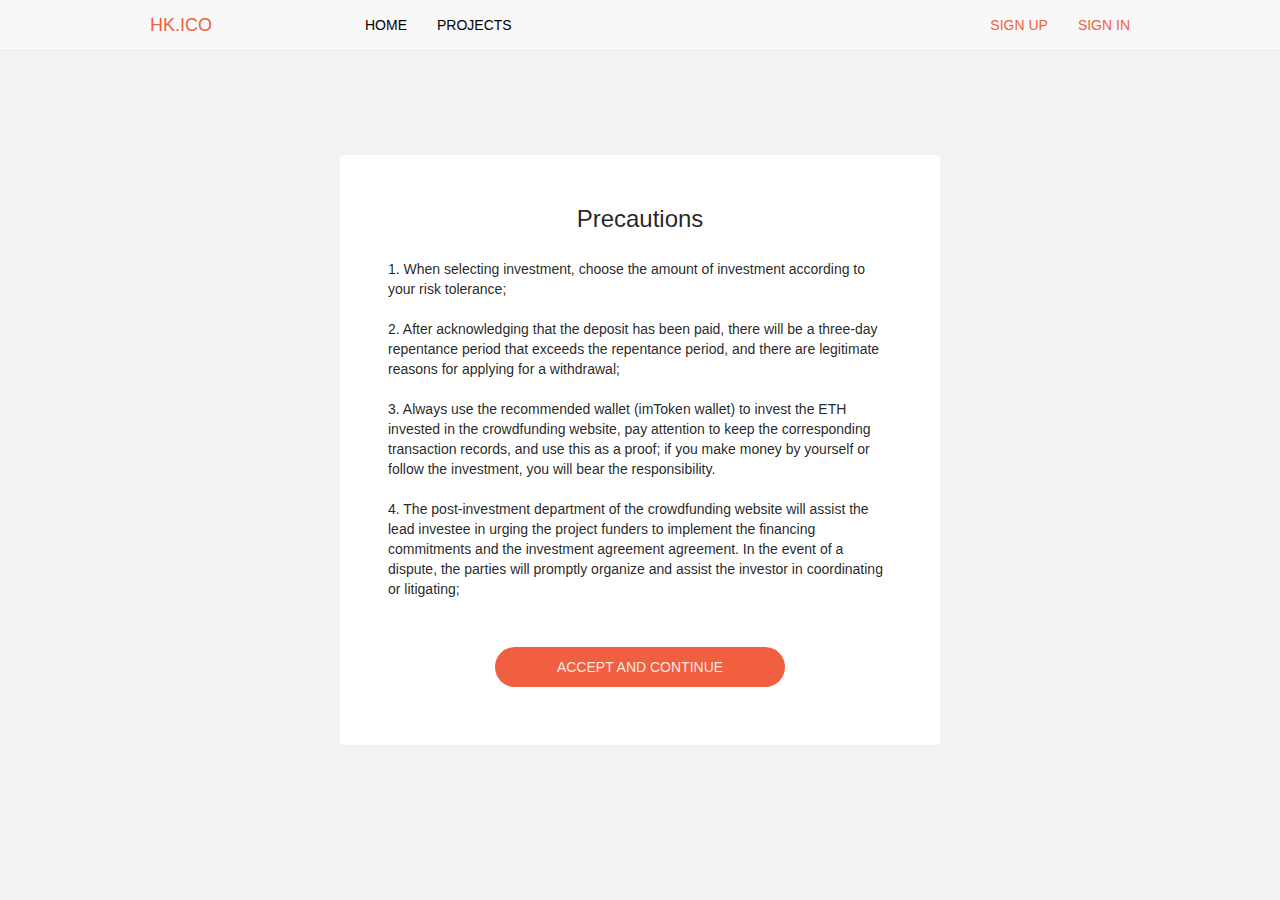
<file: views/partcipateM.html>
<!DOCTYPE html>
<html lang="en">
<head>
    <meta charset="UTF-8">
    <meta name="viewport" content="width=device-width, initial-scale=1, maximum-scale=1, user-scalable=no">
    <title>Detail</title>
    <link rel="stylesheet" type="text/css" href="../assets/css/bootstrap.min.css">
    <link rel="stylesheet" type="text/css" href="../assets/css/common.css">
    <link rel="stylesheet" href="../assets/css/icoListDetail.css">
    <style>
        body {
            position: relative;
        }
        .footer {
            position: absolute;
            bottom: -90px;
        }
    </style>
</head>
<body>
<Header></Header>

    <div class="model-confirm-dialog text-center">
        <h2 class="fontSize24 color-Opcity87">Precautions</h2>
        <p class="fontSize14 color-Opcity87 text-left">
            1. When selecting investment, choose the amount of investment according to your risk tolerance;<br/>
            <br/>
            2. After acknowledging that the deposit has been paid, there will be a three-day repentance period that exceeds the repentance period, and there are legitimate reasons for applying for a withdrawal;<br/>
            <br/>
            3. Always use the recommended wallet (imToken wallet) to invest the ETH invested in the crowdfunding website, pay attention to keep the corresponding transaction records, and use this as a proof; if you make money by yourself or follow the investment, you will bear the responsibility.<br/>
            <br/>
            4. The post-investment department of the crowdfunding website will assist the lead investee in urging the project funders to implement the financing commitments and the investment agreement agreement. In the event of a dispute, the parties will promptly organize and assist the investor in coordinating or litigating;
        </p>
        <button class=""><a href="./qrCodeScan.html">ACCEPT AND CONTINUE</a></button>
    </div>

<Footer class="footer">
    <h1>Copyright © 2018 MobiPromo Ltd.</h1>
</Footer>
<script type="text/javascript" src='../assets/js/jquery-3.2.1.min.js'></script>
<script type="text/javascript" src='../assets/js/bootstrap.min.js'></script>
<script type="text/javascript">
    $('Header').load('../commons/header.html .navbar')
</script>
</body>
</html>
</file>
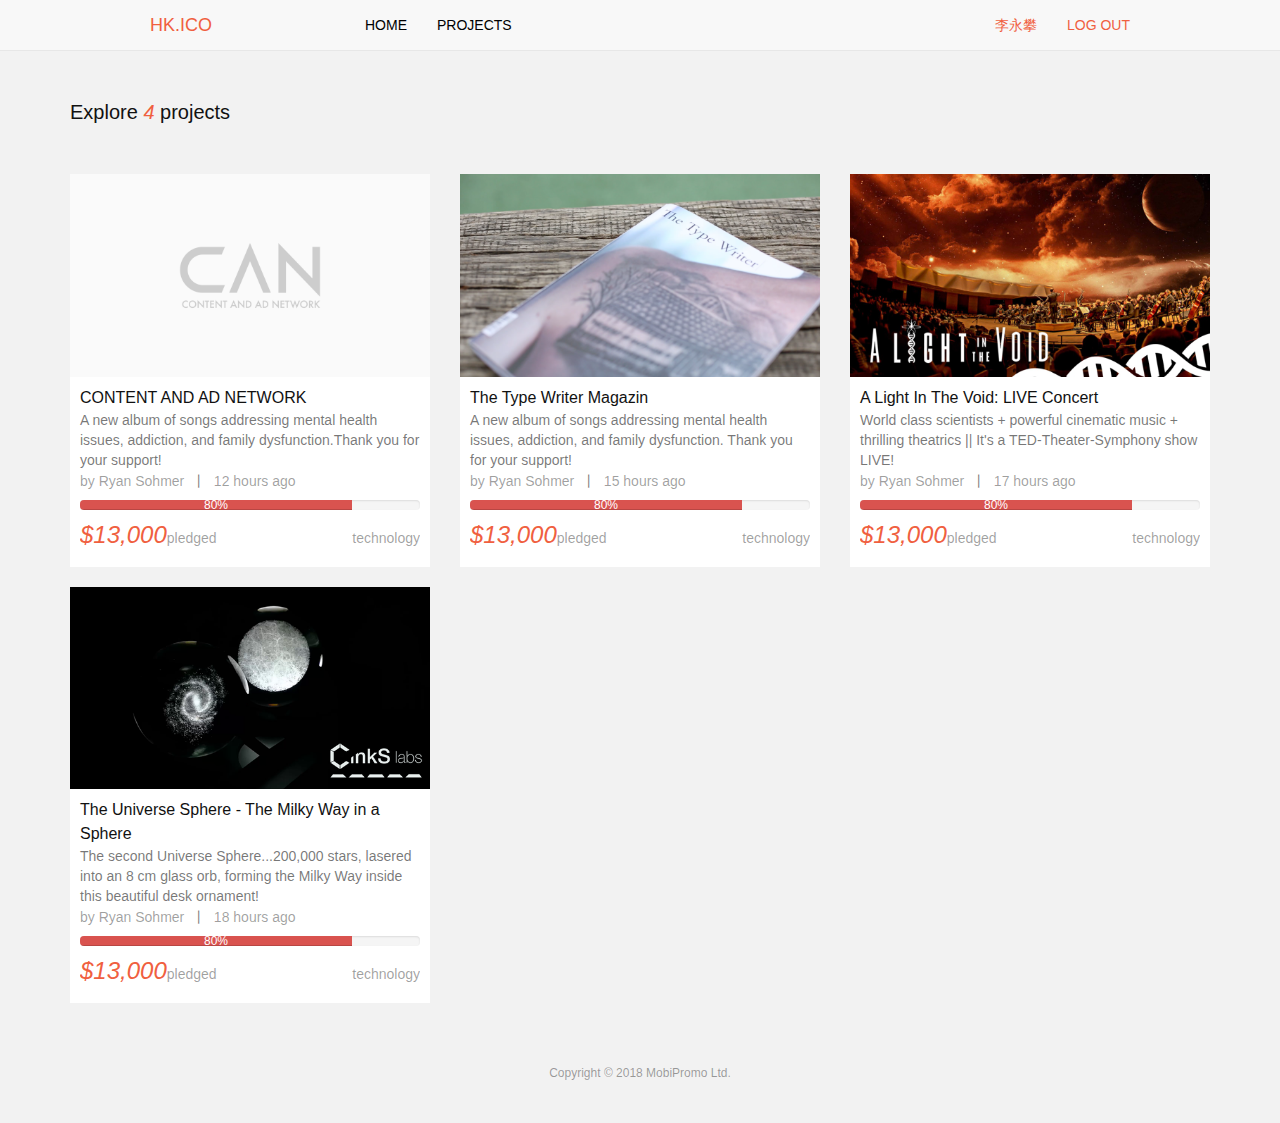
<file: views/product.html>
<!DOCTYPE html>
<html lang="en">
<head>
	<meta charset="UTF-8">
	<meta name="viewport" content="width=device-width, initial-scale=1.0, maximum-scale=1.0, user-scalable=0">  
	<title>Document</title>
	<link rel="stylesheet" type="text/css" href="../assets/css/bootstrap.min.css">
	<link rel="stylesheet" type="text/css" href="../assets/css/common.css">
	<link rel="stylesheet" type="text/css" href="../assets/css/product.css">
</head>
<body>
<Header></Header>


<section class="pro_info container">
	<div class="pro_top">
		<span>Explore <i> 4 </i> projects</span>
	</div>
	<div class="pro_list row">
		<div class="col-sm-12 col-md-4">
			<a href="./icoListDetail.html">
		      <div class="thumbnail">
		        <img src="../assets/images/can_01.png">
		        <div class="caption">
		          <h3>CONTENT AND AD NETWORK</h3>
		          <p>A new album of songs addressing mental health issues, addiction, and family dysfunction.Thank you for your support!</p>
		          <div class="deploy">
		          	<span>by Ryan Sohmer</span>
		          	&nbsp;丨&nbsp;
		          	<span>12 hours ago </span>
		          </div>
		          <div class="progress">
				    <div 
				    	class="progress-bar progress-bar-danger" role="progressbar" aria-valuenow="80" aria-valuemin="0" aria-valuemax="100" style="width: 80%">
				   		80%
				    </div>
				  </div>
		          <div class="price">
		          	<span><i>$13,000</i>pledged</span>
		          	<span>technology</span>
		          </div>
		        </div>
		      </div>
	       </a>
	    </div>
		<div class="col-sm-12 col-md-4">
			<a href="./icoListDetail2.html">
				<div class="thumbnail">
					<img src="../assets/images/writer.png">
					<div class="caption">
						<h3>The Type Writer Magazin</h3>
						<p>A new album of songs addressing mental health issues, addiction, and family dysfunction. Thank you for your support!</p>
						<div class="deploy">
							<span>by Ryan Sohmer</span>
							&nbsp;丨&nbsp;
							<span>15 hours ago </span>
						</div>
						<div class="progress">
							<div
									class="progress-bar progress-bar-danger" role="progressbar" aria-valuenow="80" aria-valuemin="0" aria-valuemax="100" style="width: 80%">
								80%
							</div>
						</div>
						<div class="price">
							<span><i>$13,000</i>pledged</span>
							<span>technology</span>
						</div>
					</div>
				</div>
			</a>
		</div>
		<div class="col-sm-12 col-md-4">
			<a href="./icoListDetail3.html">
				<div class="thumbnail">
					<img src="../assets/images/void.jpg">
					<div class="caption">
						<h3>A Light In The Void: LIVE Concert</h3>
						<p>World class scientists + powerful cinematic music +  thrilling theatrics || It's a TED-Theater-Symphony show LIVE!</p>
						<div class="deploy">
							<span>by Ryan Sohmer</span>
							&nbsp;丨&nbsp;
							<span>17 hours ago </span>
						</div>
						<div class="progress">
							<div
									class="progress-bar progress-bar-danger" role="progressbar" aria-valuenow="80" aria-valuemin="0" aria-valuemax="100" style="width: 80%">
								80%
							</div>
						</div>
						<div class="price">
							<span><i>$13,000</i>pledged</span>
							<span>technology</span>
						</div>
					</div>
				</div>
			</a>
		</div>
		<div class="col-sm-12 col-md-4">
			<a href="./icoListDetail4.html">
				<div class="thumbnail">
					<img src="../assets/images/sphere.png">
					<div class="caption">
						<h3>The Universe Sphere - The Milky Way in a Sphere</h3>
						<p>The second Universe Sphere...200,000 stars, lasered into an 8 cm glass orb, forming the Milky Way inside this beautiful desk ornament!</p>
						<div class="deploy">
							<span>by Ryan Sohmer</span>
							&nbsp;丨&nbsp;
							<span>18 hours ago </span>
						</div>
						<div class="progress">
							<div
									class="progress-bar progress-bar-danger" role="progressbar" aria-valuenow="80" aria-valuemin="0" aria-valuemax="100" style="width: 80%">
								80%
							</div>
						</div>
						<div class="price">
							<span><i>$13,000</i>pledged</span>
							<span>technology</span>
						</div>
					</div>
				</div>
			</a>
		</div>

	</div>
</section>



<Footer class="footer">
	<h1>Copyright © 2018 MobiPromo Ltd.</h1>
</Footer>
<script type="text/javascript" src="../assets/js/jquery-3.2.1.min.js"></script>
<script type="text/javascript" src="../assets/js/bootstrap.min.js"></script>	
<script type="text/javascript">
	$('Header').load('../commons/custom_header.html .navbar')
</script>
</body>
</html>
</file>
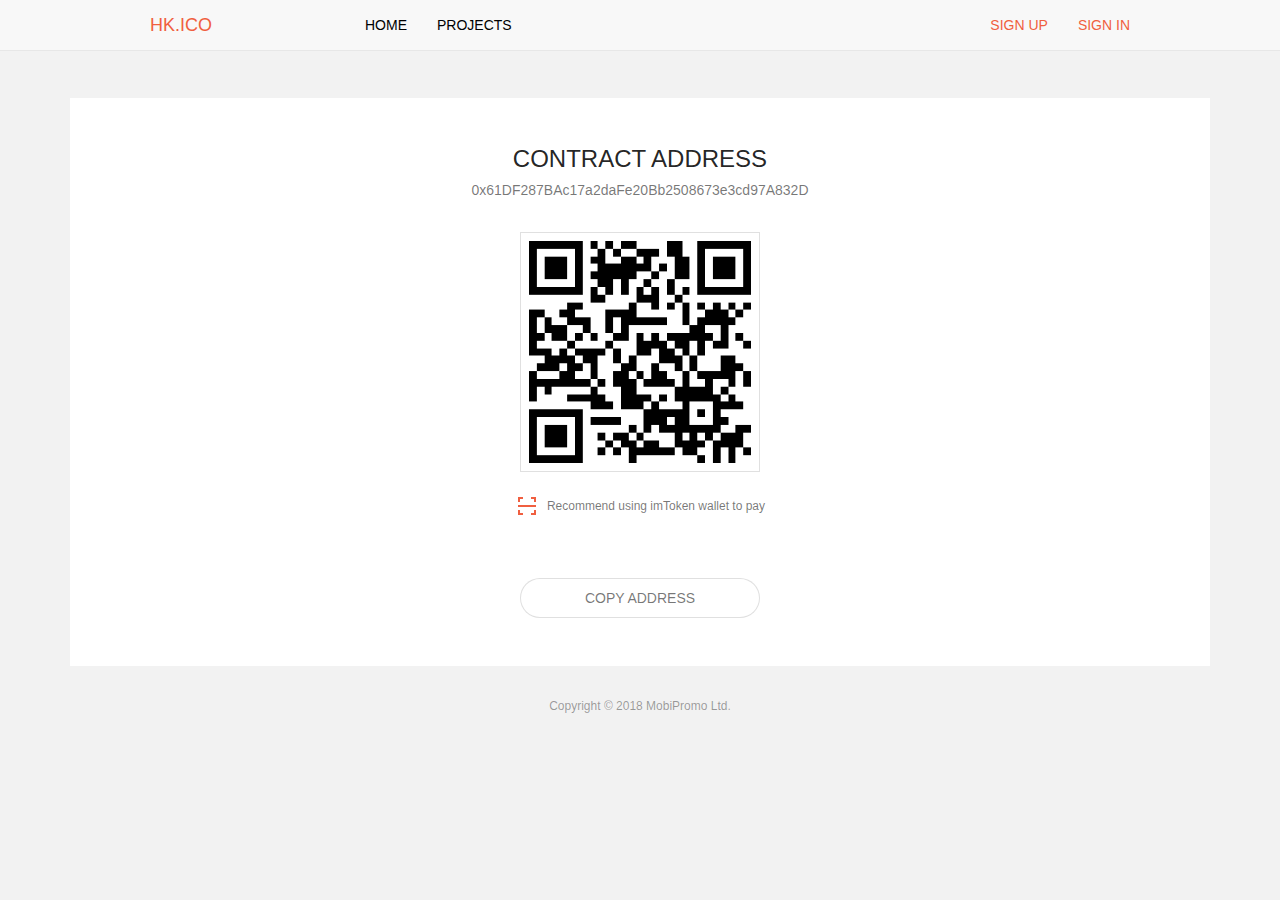
<file: views/qrCodeScan.html>
<!DOCTYPE html>
<html lang="en">
<head>
    <meta charset="UTF-8">
    <meta name="viewport" content="width=device-width, initial-scale=1, maximum-scale=1, user-scalable=no">
    <title>Detail</title>
    <link rel="stylesheet" type="text/css" href="../assets/css/bootstrap.min.css">
    <link rel="stylesheet" type="text/css" href="../assets/css/common.css">
    <link rel="stylesheet" href="../assets/css/icoListDetail.css">
    <link rel="stylesheet" href="../assets/css/qrCodeScan.css">
    <style>
        body {
            position: relative;
        }
        .footer {
            position: absolute;
            bottom: -90px;
        }
    </style>
</head>
<body>
<Header></Header>

<div class="qrCode-main-container">
   <div class="text-center inside-main-container">
       <h2 class="fontSize24 color-Opcity87">CONTRACT ADDRESS</h2>
       <p class="fontSize14 color-Opcity54 address-crypto" style="margin-top: 8px;">0x61DF287BAc17a2daFe20Bb2508673e3cd97A832D</p>
       <div class="qrCode-container">
       </div>
       <div class="qrcodeImg-wrapper">
           <img src="" alt="" class="qrcodeImg">
       </div>


       <div class="flex flex-pack-center">
           <img src="../assets/images/fullscreen.svg" alt="">
           <p class="fontSize12 color-Opcity54" style="line-height: 24px;margin-left: 8px;">Recommend using imToken wallet to pay</p>
       </div>
       <button class="coppyAddress-btn fontSize14 color-Opcity54">COPY ADDRESS</button>
   </div>

</div>
<div class="copy-success-tip">
    <img src="../assets/images/success_icon.svg" alt="">
    <p>复制成功</p>
</div>
<Footer class="footer">
    <h1>Copyright © 2018 MobiPromo Ltd.</h1>
</Footer>
<script type="text/javascript" src='../assets/js/jquery-3.2.1.min.js'></script>
<script type="text/javascript" src='../assets/js/bootstrap.min.js'></script>
<script type="text/javascript" src='../assets/js/jquery.qrcode.min.js'></script>
<script type="text/javascript" src="../assets/js/qrCodeScan.js"></script>
<script type="text/javascript">
    $('Header').load('../commons/header.html .navbar')
</script>
</body>
</html>
</file>
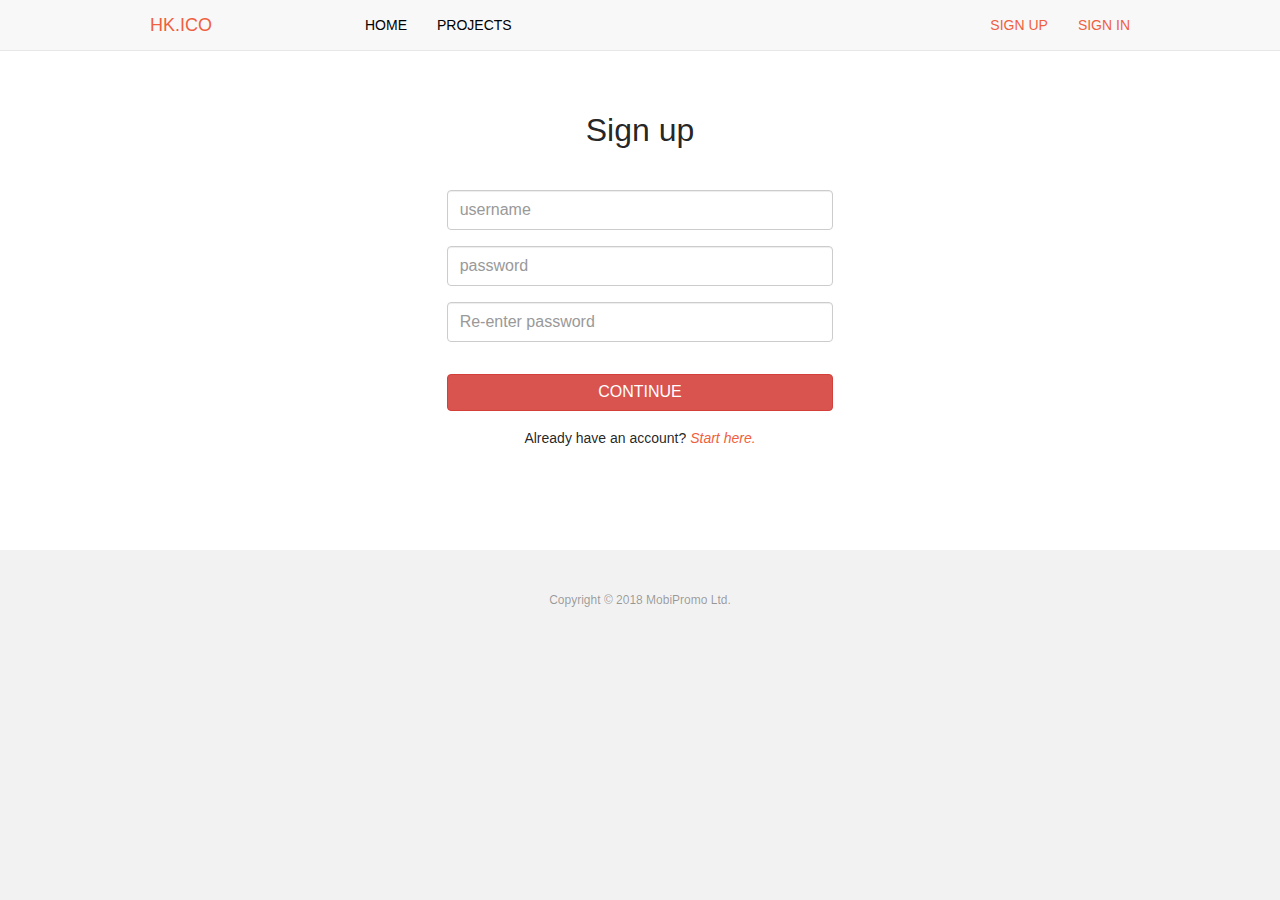
<file: views/register.html>
<!DOCTYPE html>
<html lang="en">
<head>
	<meta charset="UTF-8">
	<meta name="viewport" content="width=device-width, initial-scale=1.0, maximum-scale=1.0, user-scalable=0"> 
	<title>Register</title>
	<link rel="stylesheet" type="text/css" href="../assets/css/bootstrap.min.css">
	<link rel="stylesheet" type="text/css" href="../assets/css/common.css">
	<style type="text/css">
		.container {
			margin: 0;
			background: #FFF;
			width: 100%;
		}
		.main {
			height: 500px;
			margin-top: 50px;
		}
		.item {
			overflow: hidden;
			margin-bottom: 16px;
		}
		.main h1 {
			margin-top: 60px;
			margin-bottom: 40px;
			font-size: 32px;
			color: rgba(0,0,0,0.87);
			line-height: 40px;
		}
		.item input {
			height: 40px;
			font-size: 16px;
			color: rgba(0,0,0,0.87);
			line-height: 40px;
		}
		.btn {
			width: 100%;
			margin-top: 16px;
			font-size: 16px;
		}
		.main p {
			font-size: 14px;
			color: rgba(0,0,0,0.87);
			text-align: center;
			line-height: 22px;
			margin-top: 16px;
		}
		.main p i {
			color: #F05F40;
			cursor: pointer;
		}



		/*secondTip*/
		.main h2 {
			font-size: 14px;
			color: rgba(0,0,0,0.87);
			text-align: center;
			line-height: 22px;
		}
		.main h3 {
			font-size: 14px;
			color: rgba(0,0,0,0.87);
			text-align: center;
			line-height: 22px;
			margin: 16 0;
		}
		.main span {
			font-size: 14px;
			color: rgba(0,0,0,0.38);
			text-align: center;
			line-height: 22px;
			display: block;
			margin-bottom: 16px;
		}
		.firstTip {
			display: ;
		}
		.secondTip {
			display: none;
		}

	</style>
</head>
<body>
<Header></Header>
<div class="container">
	<div class="main col-md-4 col-md-offset-4 firstTip">
		<h1 class="text-center">Sign up</h1>
		<div class="item">
		  <input type="text" name="username" class="form-control" placeholder="username">
		</div>
		<div class="item">
		  <input type="text" name="password" class="form-control" placeholder="password">
		</div>
		<div class="item">
		  <input type="text" name="repeatPwd" class="form-control" placeholder="Re-enter password">
		</div>
		<button type="button" class="btn Fbtn btn-danger">CONTINUE</button>
		<p class="text-center">Already have an account? <i>Start here.</i></p>
	</div>
	<div class="main col-md-4 col-md-offset-4 secondTip">
		<h1 class="text-center">Sign up</h1>
		<h2>The verification code has been sent to your mailbox</h2>
		<h3>stevejobs@gmail.com</h3>
		<span>After 59 seconds can be re sent</span>
		<div class="item">
		  <input type="text" name="epid" class="form-control" placeholder="epid">
		</div>
		
		<button type="button" class="btn Sbtn btn-danger">CONTINUE</button>
		<p class="text-center">Already have an account? <i>Start here.</i></p>
	</div>
</div>
<Footer class="footer">
	<h1>Copyright © 2018 MobiPromo Ltd.</h1>
</Footer>
<script type="text/javascript" src='../assets/js/jquery-3.2.1.min.js'></script>
<script type="text/javascript" src='../assets/js/bootstrap.min.js'></script>
<script type="text/javascript">
	// loading
	$.fn.loading = function(options) {
	    var isLoading = this.data('isLoading') 
	    if(!options || options == 'true') {
	        this.data('isLoading', true).attr('disabled', 'disabled')
	        
	    }else if(options == 'close') {
	        this.data('isLoading', false).removeAttr('disabled')
	    }
	    return this;
	}

	// 倒计时
	function countDown () {
		var time = 59;
		var t =	setInterval( function() {
			console.log('hello')
			if(time>1) {
				time -- ;
				$('.register_form_epid div:eq(0) span:eq(2)').loading().html(
					'<i>' + time + '</i>秒后可以重新发送'
					).css({
					'color': 'rgba(0,0,0,0.38)'
				});
				$('#vertication').attr('disabled', 'disabled');
			}else {
				clearInterval(t);
				time = 59;
				$('.register_form_epid div:eq(0) span:eq(2)').on('click', function() {
						sms();
						countDown();
						$(this).off('click');
				}).loading('close').html('重新发送').css({
					'color': '#1890FF',
					'cursor': 'pointer'
				});
				$('#vertication').removeAttr('disabled');
			}
		}, 1000);
	}
	$('Header').load('../commons/header.html .navbar')
</script>
</body>
</html>
</file>
<file: assets/css/icoListDetail.css>
body {
    margin: 0;
    padding: 0;
    background-color:#f2f2f2;
}
div {
    box-sizing: border-box;
}
ul ,li {
    list-style: none;
    box-sizing: border-box;
    margin: 0;
    padding: 0;
}
p {
    margin: 0;
    padding:0
}
a {
    text-decoration: none;
    color: rgba(0,0,0,0.54);
}
button {
    outline: none;
    border: none;
}
.flex {
    display: -webkit-box;
    display: -webkit-flex;
    display: -ms-flexbox;
    display: flex;
}

.flex-v {
    -webkit-box-orient: vertical;
    -webkit-flex-direction: column;
    -ms-flex-direction: column;
    flex-direction: column;
}

.flex-1 {
    -webkit-box-flex: 1;
    -webkit-flex: 1;
    -ms-flex: 1;
    flex: 1;
}

.flex-align-center {
    -webkit-box-align: center;
    -webkit-align-items: center;
    -ms-flex-align: center;
    align-items: center;
}
.flex-align-end {
    -webkit-align-items: flex-end;
    align-items: flex-end;
}
.flex-pack-center {
    -webkit-box-pack: center;
    -webkit-justify-content: center;
    -ms-flex-pack: center;
    justify-content: center;
}

.flex-pack-justify {
    -webkit-box-pack: justify;
    -webkit-justify-content: space-between;
    -ms-flex-pack: justify;
    justify-content: space-between;
}
.flex-pack-around {
    -webkit-box-pack: justify;
    -webkit-justify-content: space-around;
    -ms-flex-pack: justify;
    justify-content: space-between;
}

.theme-Fontcolor {
    color: #F05F40;
}
.theme-Bgcolor {
    background-color: #F05F40;
}
.white-Bgcolor {
    background-color: #ffffff;
}
.color-Opcity87 {
    color: rgba(0,0,0, .87);
}
.color-Opcity54 {
    color: rgba(0,0,0, .54);
}
.fontSize12 {
    font-size: 12px;
}
.fontSize14 {
    font-size: 14px;
}
.fontSize18 {
    font-size: 18px;
}
.fontSize24 {
    font-size: 24px;
}
.fontSize32 {
    font-size: 32px;
}
.margin-top-24 {
     margin-top: 24px;
 }
.margin-top-8 {
    margin-top: 8px;
}
.margin-top-16 {
    margin-top: 16px;
}
.padding-24 {
    padding: 0 24px 24px 24px;
}
.main-container {
    padding-top: 50px;
    width: 1140px;
    /*height: 200px;*/
    margin: 0 auto;
}
.main-top-container {
    /*height: 480px;*/
}
.main-top-container img {
    width: 100%;
    height: 100%;
}
.main-top-left-section, .main-center-left-section {
    width: 680px;
}
.main-top-right-section {
    padding: 24px;
    width: calc(100% - 680px)
}
.loadbase-line {
    width: 100%;
    height: 8px;
    border-radius: 100px;
    background-color: #d8d8d8;
    position: relative;
}
.loadbase-line>span {
    position: absolute;
    left: 0;
    top: 0;
    width: 60%;
    height: 100%;
    border-top-left-radius: 100px;
    border-bottom-left-radius: 100px;
}
.readme-btn, .m-readme-btn {
    width: 100%;
    height: 48px;
    border-radius: 100px;
    text-align: center;
    color: rgba(255,255,255, .87);
}
.main-center-left-section {

}
.main-center-left-section .header-title {
    height: 64px;
    line-height: 64px;
    box-shadow: 0 1px 0 0 rgba(0,0,0,0.10);
}
.main-center-left-section .header-title p:first-child{
    height: 100%;
    border-bottom:4px solid #F05F40 ;
    margin-right: 70px;
}
.main-center-left-section .article-main-wrapper {
    color: rgba(0,0,0, .87);
    font-size: 14px;
    line-height: 22px;
}
.main-center-left-section .article-main-wrapper .article-main-words {
    padding-top: 48px;
    padding-bottom: 24px;
    text-align: center;
    font-size: 24px;
}
.main-center-left-section .article-main-wrapper>img {
    width: 100%;
    margin-top: 24px;
    margin-bottom: 24px;
}
.main-center-right-section {
    width: 436px;
}
.main-center-right-section ul li  {
    background-color: #ffffff;
    font-size: 14px;
}
.main-center-right-section ul li .common-title-item-style {
    box-shadow: 0 1px 0 0 rgba(0,0,0,0.10);
    text-align: center;
    height: 64px;
    line-height: 64px;
}
.main-center-right-section ul li .common-article-item-style {
    padding-top: 24px;
}
.head-portrait {
    width: 80px;
    height: 80px;
    border-radius: 50%;
    background: #222222;
    margin-right: 16px;
}
.sendMessage-btn {
    text-align: center;
    width: 200px;
    height: 32px;
    background: #FAFAFA;
    border: 1px solid #EEEEEE;
    border-radius: 100px;
}
.something-produce-content {
    width: calc(100% - 80px);
}
.m-main-center-content-container {
    display: none;
}
.model-wrapper {
    width: 100%;
    height: 100%;
    background: rgba(0,0,0,0.54);
    position: absolute;
    top: 0;
    display: none;
}
.model-confirm-dialog {
    width: 600px;
    height: 590px;
    background-color: #ffffff;
    border-radius: 4px;
    padding:48px;
    position: fixed;
    left: 50%;
    top:50%;
    transform: translate(-50%, -50%);
    -webkit-transform: translate(-50%, -50%);
    -moz-transform: translate(-50%, -50%);
    -ms-transform: translate(-50%, -50%);
    -o-transform: translate(-50%, -50%);
}
.model-confirm-dialog button {
    width: 290px;
    height: 40px;
    border-radius: 100px;
    background-color: #F05F40 ;
    margin-top: 48px;
}
.model-confirm-dialog button a{
    color: rgba(255,255,255,0.87)!important;
}
.model-confirm-dialog>h2 {
    margin-bottom: 24px;
    line-height: 32px;
}
.model-confirm-dialog .close-icon {
    position: absolute;
    top:24px;
    right: 24px;
    cursor: pointer;
}
.model-confirm-dialog .close-icon>img {
    width: 24px;
    height: 24px;
}
.m-readme-btn {
    display: none;
}
.m-readme-btn a{
    color: rgba(255,255,255, .87);
    width: 100%;
    display: inline-block;
}
@media all and (max-width: 768px) {
    .m-readme-btn {
        display: block;
    }
    .readme-btn, .close-icon {
        display: none;
    }
    .main-top-left-section, .main-center-left-section {
        width: 100%;
    }
    .main-top-right-section {
        width: 100%;
    }
    .main-container {
        width: 100%;
    }
    .main-top-container {
        display: block;
    }
    .main-center-content-container {
        display: none;
    }
    .m-main-center-content-container {
        display: block;
    }
    .m-main-center-content-container .header-title {
        height: 64px;
        line-height: 64px;
        box-shadow: 0 1px 0 0 rgba(0,0,0,0.10);
        background-color: #ffffff;
        padding: 0 24px;
    }
    .m-main-center-content-container .header-title p:first-child{
        height: 100%;
        border-bottom:4px solid #F05F40 ;
        margin-right: 70px;
    }
    .m-lisItem-wrapper {
        box-shadow: 0 1px 0 0 rgba(0,0,0,0.10);
    }
    .m-article-main-wrapper {
        padding: 24px;
    }
    .m-article-main-wrapper>img {
        margin-top: 24px;
        margin-bottom: 24px;
        width: 100%;
    }
    .m-sendMessage-btn {
        text-align: center;
        width: 200px;
        height: 32px;
        background: #FAFAFA;
        border: 1px solid #EEEEEE;
        border-radius: 100px;
    }
    .model-confirm-dialog {
        width: 100%;
        height: 100%;
        padding:32px 16px;
        margin-top: 50px;
    }
    .model-confirm-dialog button {
        width: 100%;
    }

}
</file>
<file: assets/css/product.css>
a {
	text-decoration: none!important;
}



/*pro_info*/
.pro_info {
	margin-top: 50px;
	padding-top: 48px;
}
.pro_top {
	margin-bottom: 48px;
}
.pro_top span {
	font-size: 20px;
	line-height: 28px;
	color: #111111;
}
.pro_top span i {
	font-size: 20px;
	color: #F05F40;
	line-height: 28px;
}
.thumbnail {
	/*height: 290px;*/
	background: none;
	border: none;
	padding: 0;
}
.thumbnail .caption {
	position: relative;
	min-height: 173px;
	color: rgba(0,0,0,0.54);
	padding: 9px 10px;
	background: #FFFFFF;
}
.thumbnail .caption h3 {
	font-size: 16px;
	color: #111111;
	line-height: 24px;
}
.caption .deploy span {
	font-size: 14px;
	line-height: 22px;
	color: rgba(0,0,0,0.38);
}

/*进度条*/
.progress {
	height: 10px;
	margin: 8px 0;
}
.progress-bar {
	font-size: 12px;
	line-height: 10px;
}

.caption .price {
	overflow: hidden;
}
.caption .price span {
	font-size: 14px;
	line-height: 40px;
	color: rgba(0,0,0,0.38);
}
.caption .price span i {
	font-size: 24px;
	color: #F05F40;
	line-height: 32px;
}
.caption .price span:first-child {
	float: left;
}
.caption .price span:last-child {
	float: right;
}
</file>
<file: assets/css/qrCodeScan.css>
.qrCode-main-container {
    width: 1140px;
    margin: 0 auto;
    margin-top: 98px;
    background-color: #ffffff;
}
 .qrcodeImg-wrapper{
    width: 240px;
    height: 240px;
    box-sizing: border-box;
    border: 1px solid rgba(0,0,0,0.12);
    margin: 32px auto 22px auto;
    padding: 8px;
}
 .qrcodeImg-wrapper img {
     width: 100%;
     height: 100%;
 }
.inside-main-container {
    padding: 48px 0;
}
.coppyAddress-btn {
    width: 240px;
    height: 40px;
    border: 1px solid rgba(0,0,0,0.12);
    border-radius: 100px;
    margin-top: 60px;
    background-color: #ffffff;
}
.copy-success-tip {
    position: fixed;
    top: 55px;
    left: 50%;
    transform: translateX(-50%);
    -webkit-transform: translateX(-50%);
    -moz-transform: translateX(-50%);
    -ms-transform: translateX(-50%);
    -o-transform: translateX(-50%);
    background-color: #F05F40;
    text-align: center;
    font-size: 14px;
    color: #ffffff ;
    border-radius: 6px;
    padding: 8px 32px;
    display: none;
}
.copy-success-tip p{
    /*padding-left: 16px;*/
    line-height: 24px;
}
@media all and (max-width: 768px) {
    .qrCode-main-container {
        width: 100%;
        margin-top: 50px;
    }
}
</file>
<file: assets/css/common.css>
html, body, h1, h2, h3, p, div, ul, li {
	padding: 0;
	margin: 0;
}
body {
	background: #f2f2f2;
}
a {
	text-decoration: none!important;
}
/*bootstrap*/
.navbar-default .navbar-nav>li>a {
	line-height: 20px;
	color: #000;
}
.navbar {
	margin-bottom: 0;
}
/*nav*/
.container-fluid {
	padding-left: 150px;
	padding-right: 150px;
}
#bs-example-navbar-collapse-1 {
	margin-left: 200px;
}
.sign>li>a {
	color: #F05F40 !important;
}
/*footer*/
.footer {
	width: 100%;
	height: 100px;
}
.footer h1 {
	font-size: 12px;
	color: rgba(0,0,0,0.38);
	text-align: center;
	line-height: 20px;
	padding-top: 40px;
}
@media (max-width: 768px) {
	/*nav*/
	#bs-example-navbar-collapse-1 {
		margin-left: -15px;
		text-align: center;
	}
	.container-fluid {
		padding-left: 15px;
		padding-right: 15px;
	}
}
</file>
